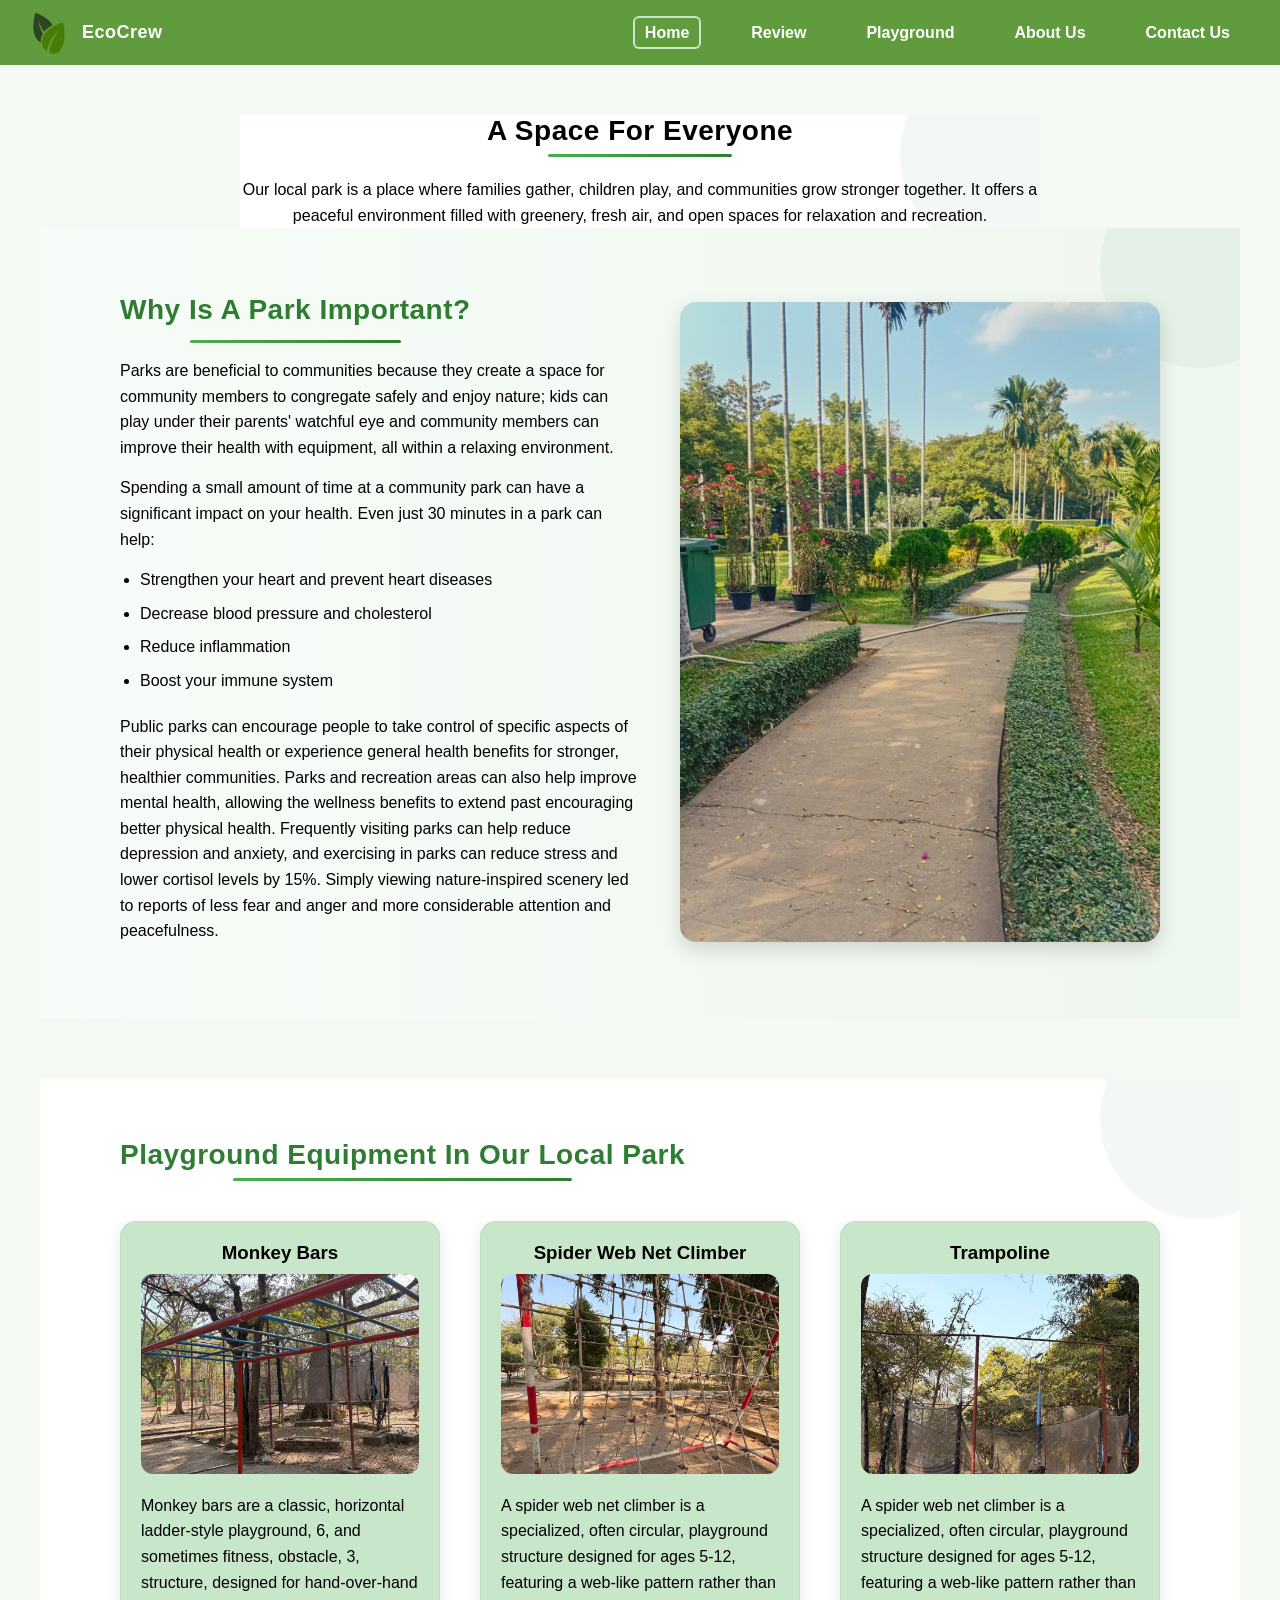
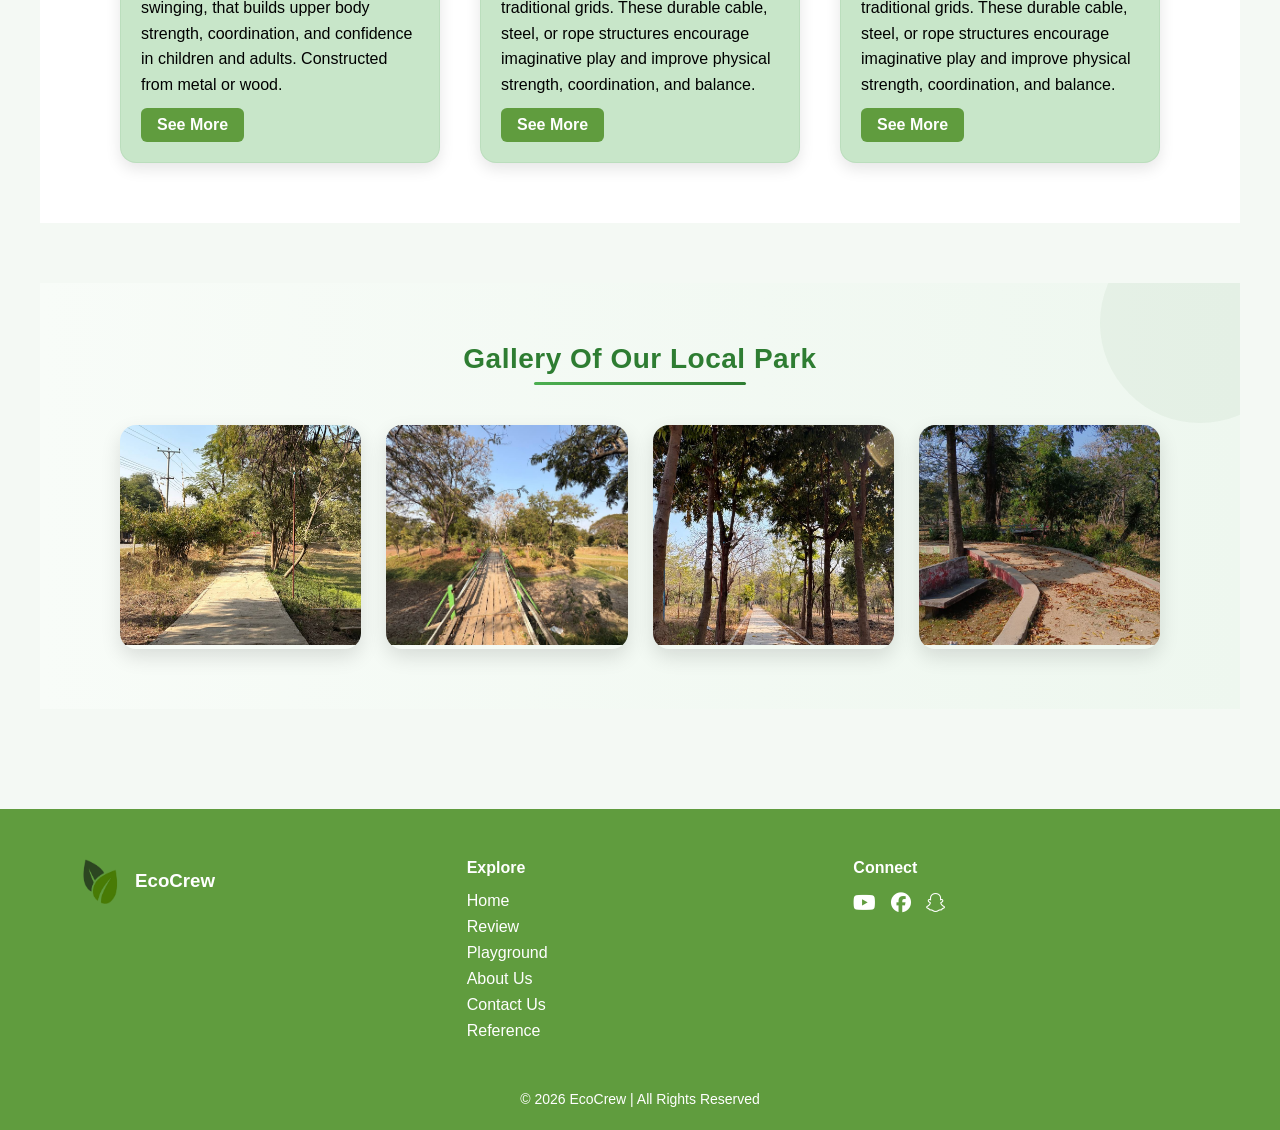
<file: index.html>
<!DOCTYPE html>
<html lang="en">
<head>
    <meta charset="UTF-8">
    <meta name="viewport" content="width=device-width, initial-scale=1.0">
    <title>EcoCrew | Home</title>
    <link rel="stylesheet" href="style.css">
    <link rel="icon" type="image/png" href="./Images/favicon.png">
    <link rel="stylesheet" href="https://cdnjs.cloudflare.com/ajax/libs/font-awesome/6.5.0/css/all.min.css">
</head>
<body>
    <header>
        <nav class="navbar">
            <div class="logo">
                <img src="./Images/favicon.png" alt="EcoCrew Logo">
                <span class="logo-text">EcoCrew</span>
            </div>

            <input type="checkbox" id="menu-toggle">
            <label for="menu-toggle" class="menu-icon">
                <i class="fas fa-bars"></i>
            </label>

            <ul class="nav-links" id="nav-links">
                <li><a href="./index.html" class="active">Home</a></li>
                <li><a href="./review.html">Review</a></li>
                <li><a href="./playground.html">Playground</a></li>
                <li><a href="./about.html">About Us</a></li>
                <li><a href="./contact.html">Contact Us</a></li>
            </ul>
        </nav>
    </header>

    <main>
        <section class="welcome">
            <h2>A Space For Everyone</h2>
            <p> Our local park is a place where families gather, children play, 
            and communities grow stronger together. It offers a peaceful 
            environment filled with greenery, fresh air, and open spaces 
            for relaxation and recreation.</p>
        </section>
        
        <section id="home" class="intro">
            <div class="intro-text">
                <h2>Why Is A Park Important?</h2>
                <p>Parks are beneficial to communities because they create a space for community members to congregate safely and enjoy nature; kids can play under their parents' watchful eye and community members can improve their health with equipment, all within a relaxing environment.</p>
                <p>Spending a small amount of time at a community park can have a significant impact on your health. Even just 30 minutes in a park can help:</p>
                <ul>
                    <li>Strengthen your heart and prevent heart diseases</li>
                    <li>Decrease blood pressure and cholesterol</li>
                    <li>Reduce inflammation</li>
                    <li>Boost your immune system</li>
                </ul>
                <p>Public parks can encourage people to take control of specific aspects of their physical health or experience general health benefits for stronger, healthier communities. Parks and recreation areas can also help improve mental health, allowing the wellness benefits to extend past encouraging better physical health. Frequently visiting parks can help reduce depression and anxiety, and exercising in parks can reduce stress and lower cortisol levels by 15%. Simply viewing nature-inspired scenery led to reports of less fear and anger and more considerable attention and peacefulness.</p>
            </div>

            <div class="intro-image">
                <img src="./Images/ParkPicture1.jpg" alt="Local Park Pic">
            </div>
        </section>

        <section id="equipment" class="equipment-section">
            <h2>Playground Equipment In Our Local Park</h2>

            <div class="equipment-grid">

                <div class="equipment-card">
                    <h3>Monkey Bars</h3>
                    <img src="./Images/Monkey Bars.jpg" alt="Monkey Bars">
                    <p>Monkey bars are a classic, horizontal ladder-style playground, 6, and sometimes fitness, obstacle, 3, structure, designed for hand-over-hand swinging, that builds upper body strength, coordination, and confidence in children and adults. Constructed from metal or wood.</p>
                    <a href="playground.html#monkey-bars" class="see-more-btn">
                        See More
                    </a>
                </div>
                
                <div class="equipment-card">
                    <h3>Spider Web Net Climber</h3>
                    <img src="./Images/Spider Net.jpg" alt="Spider Net">
                    <p>A spider web net climber is a specialized, often circular, playground structure designed for ages 5-12, featuring a web-like pattern rather than traditional grids. These durable cable, steel, or rope structures encourage imaginative play and improve physical strength, coordination, and balance. </p>
                    <a href="playground.html#spidernet" class="see-more-btn">See More</a>
                </div>

            <div class="equipment-card">
                    <h3>Trampoline</h3>
                    <img src="./Images/Trampoline.jpg" alt="Trampoline">
                    <p>A spider web net climber is a specialized, often circular, playground structure designed for ages 5-12, featuring a web-like pattern rather than traditional grids. These durable cable, steel, or rope structures encourage imaginative play and improve physical strength, coordination, and balance. </p>
                    <a href="playground.html#trampoline" class="see-more-btn">See More</a>
                </div>
        </section>

        <section class="gallery-section">
            <h2>Gallery Of Our Local Park</h2>

            <div class="gallery-grid">
                <div class="gallery-item">
                    <img src="./Images/Park View1.jpg" alt="Park View 1">
                </div>

                <div class="gallery-item">
                    <img src="./Images/Park View2.jpg" alt="Park View 2">
                </div>

                <div class="gallery-item">
                    <img src="./Images/Park View3.jpg" alt="Park View 3">
                </div>

                <div class="gallery-item">
                    <img src="./Images/Park View4.jpg" alt="Park View 4">
                </div>
            </div>
        </section>
    </main>
    <footer class="footer">
        <div class="footer-container">

            <div class="footer-column footer-left">
                <div class="footer-logo">
                    <img src="./Images/favicon.png" alt="">
                    <h3>EcoCrew</h3>
                </div>
            </div>

            <div class="footer-column footer-center">
                <h4>Explore</h4>
                <a href="index.html">Home</a>
                <a href="review.html">Review</a>
                <a href="playground.html">Playground</a>
                <a href="about.html">About Us</a>
                <a href="contact.html">Contact Us</a>
                <a href="reference.html">Reference</a>
            </div>

            <div class="footer-column footer-right">
                <h4>Connect</h4>
                <div class="social-icons">
                    <a href="https://www.youtube.com/"><i class="fab fa-youtube"></i></a>
                    <a href="https://www.facebook.com/"><i class="fab fa-facebook"></i></a>
                    <a href="https://www.snapchat.com/"><i class="fab fa-snapchat"></i></a>
                </div>
            </div>
        </div>
        <p class="footer-bottom">© 2026 EcoCrew | All Rights Reserved</p>
    </footer>
</body>
</html>
</file>
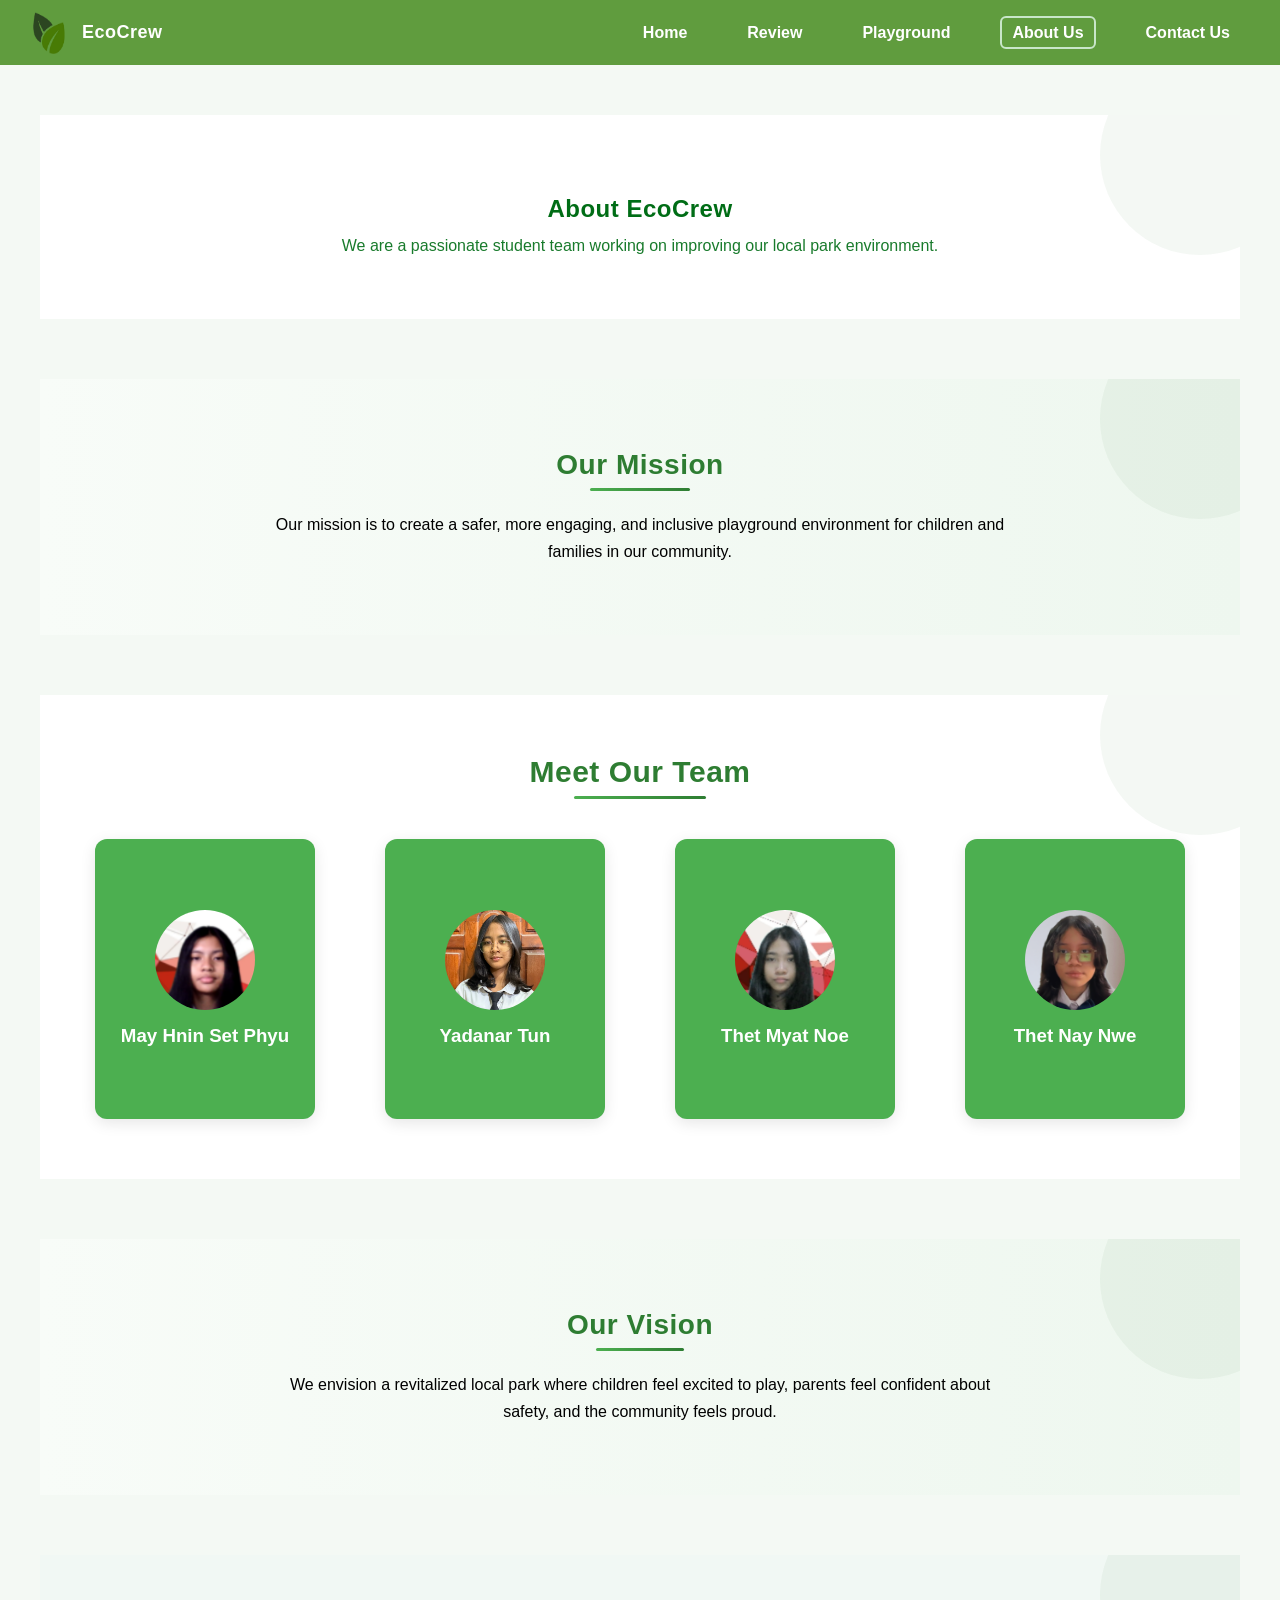
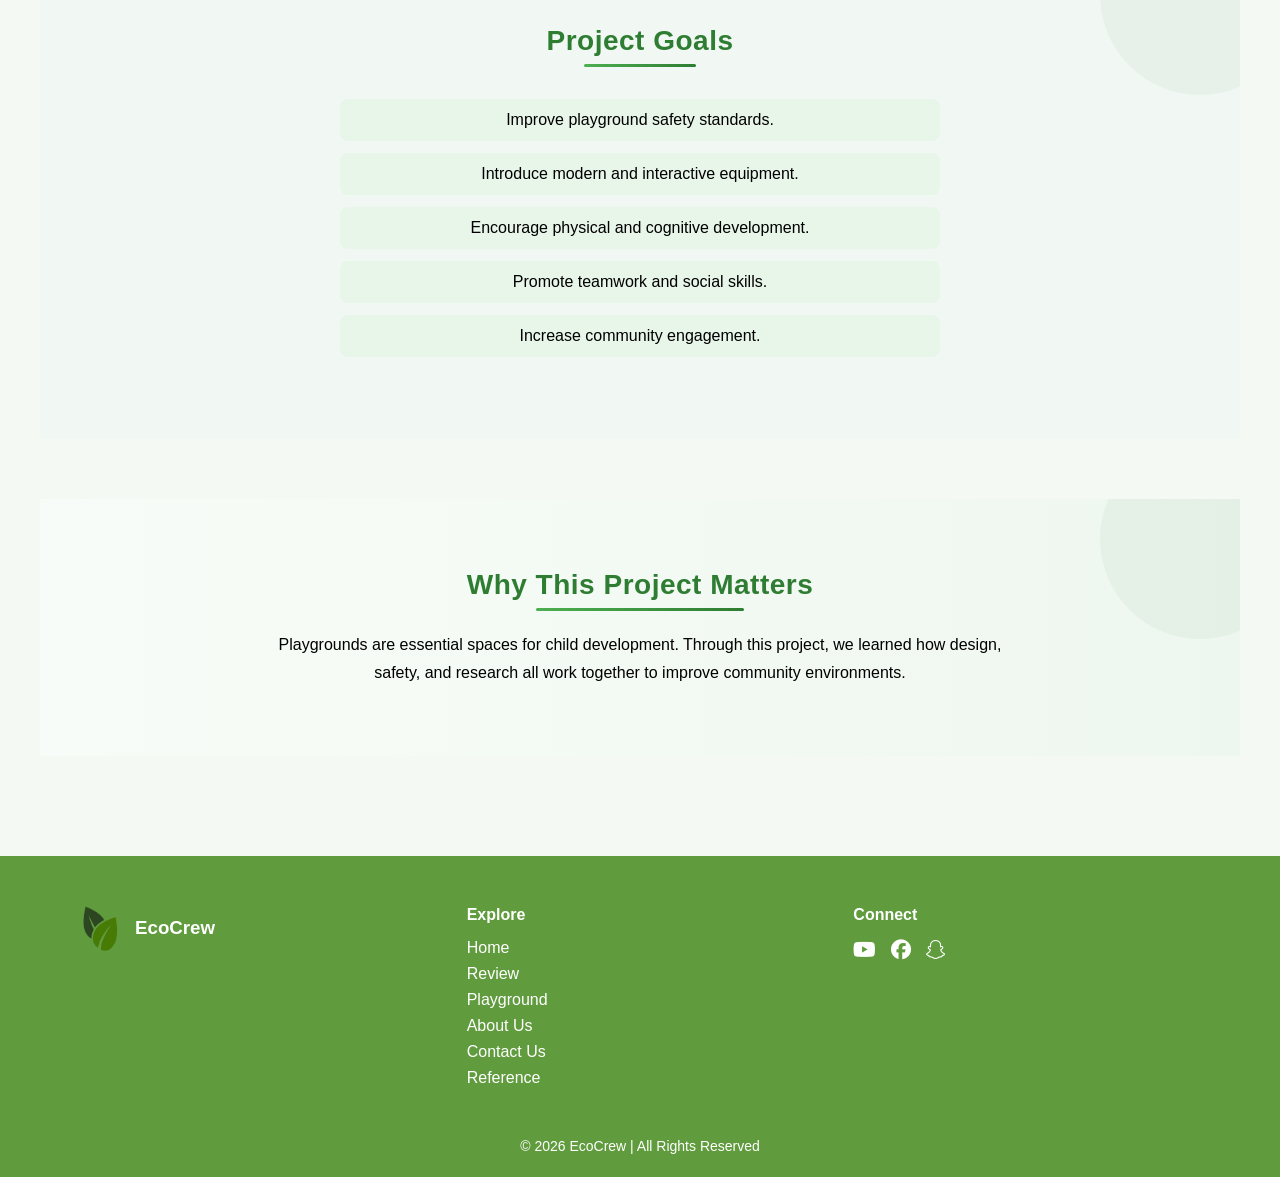
<file: about.html>
<!DOCTYPE html>
<html lang="en">
<head>
    <meta charset="UTF-8">
    <meta name="viewport" content="width=device-width, initial-scale=1.0">
    <title>EcoCrew | About Us</title>
    <link rel="stylesheet" href="style.css">
    <link rel="icon" type="image/png" href="./Images/favicon.png">
    <link rel="stylesheet" href="https://cdnjs.cloudflare.com/ajax/libs/font-awesome/6.5.0/css/all.min.css">
</head>

<body>
    <header>
        <nav class="navbar">
            <div class="logo">
                <img src="./Images/favicon.png" alt="EcoCrew Logo">
                <span class="logo-text">EcoCrew</span>
            </div>

            <input type="checkbox" id="menu-toggle">
            <label for="menu-toggle" class="menu-icon">
                <i class="fas fa-bars"></i>
            </label>

            <ul class="nav-links" id="nav-links">
                <li><a href="./index.html">Home</a></li>
                <li><a href="./review.html">Review</a></li>
                <li><a href="./playground.html">Playground</a></li>
                <li><a href="./about.html" class="active">About Us</a></li>
                <li><a href="./contact.html">Contact Us</a></li>
            </ul>
        </nav>
    </header>
    <main>
        <section class="page-header">
            <h1>About EcoCrew</h1>
            <p>We are a passionate student team working on improving our local park environment.
            </p>
        </section>

        <section class="about-section light">

            <h2>Our Mission</h2>
            <p>Our mission is to create a safer, more engaging, and inclusive playground environment for children and families in our community.
            </p>
        </section>

        <section class="team-section">
            <h2>Meet Our Team</h2>

            <div class="team-container">
                <div class="flip-card">
                    <div class="flip-card-inner">
                        <div class="flip-card-front">
                            <img src="./Images/mh.png" alt="May Hnin">
                            <h3>May Hnin Set Phyu</h3>
                        </div>

                        <div class="flip-card-back">
                            <p>I was responsible for the website design and I ensured that all pages are fully responsive.</p>
                        </div>
                    </div>
                </div>

                <div class="flip-card">
                    <div class="flip-card-inner">
                        <div class="flip-card-front">
                            <img src="./Images/yn.png" alt="Yadanar">
                            <h3>Yadanar Tun</h3>
                        </div>

                        <div class="flip-card-back">
                            <p>I'm the planner of EcoCrew and I made sure that all the content are related to parks!</p>
                        </div>
                    </div>
                </div>

                <div class="flip-card">
                    <div class="flip-card-inner">
                        <div class="flip-card-front">
                            <img src="./Images/tm.png" alt="Thet Myat">
                            <h3>Thet Myat Noe</h3>
                        </div>

                        <div class="flip-card-back">
                            <p>I'm the researcher and writer of this group. I helped my member add the images, paragraphs and much more.</p>
                        </div>
                    </div>
                </div>

                <div class="flip-card">
                    <div class="flip-card-inner">
                        <div class="flip-card-front">
                            <img src="./Images/tn.png" alt="Thet Nay">
                            <h3>Thet Nay Nwe</h3>
                        </div>

                        <div class="flip-card-back">
                            <p>I'm the editor of this group and I made sure that there are no errors.</p>
                        </div>
                    </div>
                </div>
            </div>
        </section>

        <section class="about-section">
            <h2>Our Vision</h2>
            <p>We envision a revitalized local park where children feel excited to play, parents feel confident about safety, and the community feels proud.
            </p>
        </section>

        <section class="about-section light">
            <h2>Project Goals</h2>
            <ul class="goal-list">
                <li>Improve playground safety standards.</li>
                <li>Introduce modern and interactive equipment.</li>
                <li>Encourage physical and cognitive development.</li>
                <li>Promote teamwork and social skills.</li>
                <li>Increase community engagement.</li>
            </ul>
        </section>

        <section class="about-section">
            <h2>Why This Project Matters</h2>
            <p>Playgrounds are essential spaces for child development. Through this project, we learned how design, safety, and research all work together to improve community environments.
            </p>
        </section>
    </main>
    <footer class="footer">
        <div class="footer-container">

            <div class="footer-column footer-left">
                <div class="footer-logo">
                    <img src="./Images/favicon.png" alt="">
                    <h3>EcoCrew</h3>
                </div>
            </div>

            <div class="footer-column footer-center">
                <h4>Explore</h4>
                <a href="index.html">Home</a>
                <a href="review.html">Review</a>
                <a href="playground.html">Playground</a>
                <a href="about.html">About Us</a>
                <a href="contact.html">Contact Us</a>
                <a href="reference.html">Reference</a>
            </div>

            <div class="footer-column footer-right">
                <h4>Connect</h4>
                <div class="social-icons">
                    <a href="https://www.youtube.com/"><i class="fab fa-youtube"></i></a>
                    <a href="https://www.facebook.com/"><i class="fab fa-facebook"></i></a>
                    <a href="https://www.snapchat.com/"><i class="fab fa-snapchat"></i></a>
                </div>
            </div>
        </div>
        <p class="footer-bottom">© 2026 EcoCrew | All Rights Reserved</p>
    </footer>
</body>
</html>
</file>
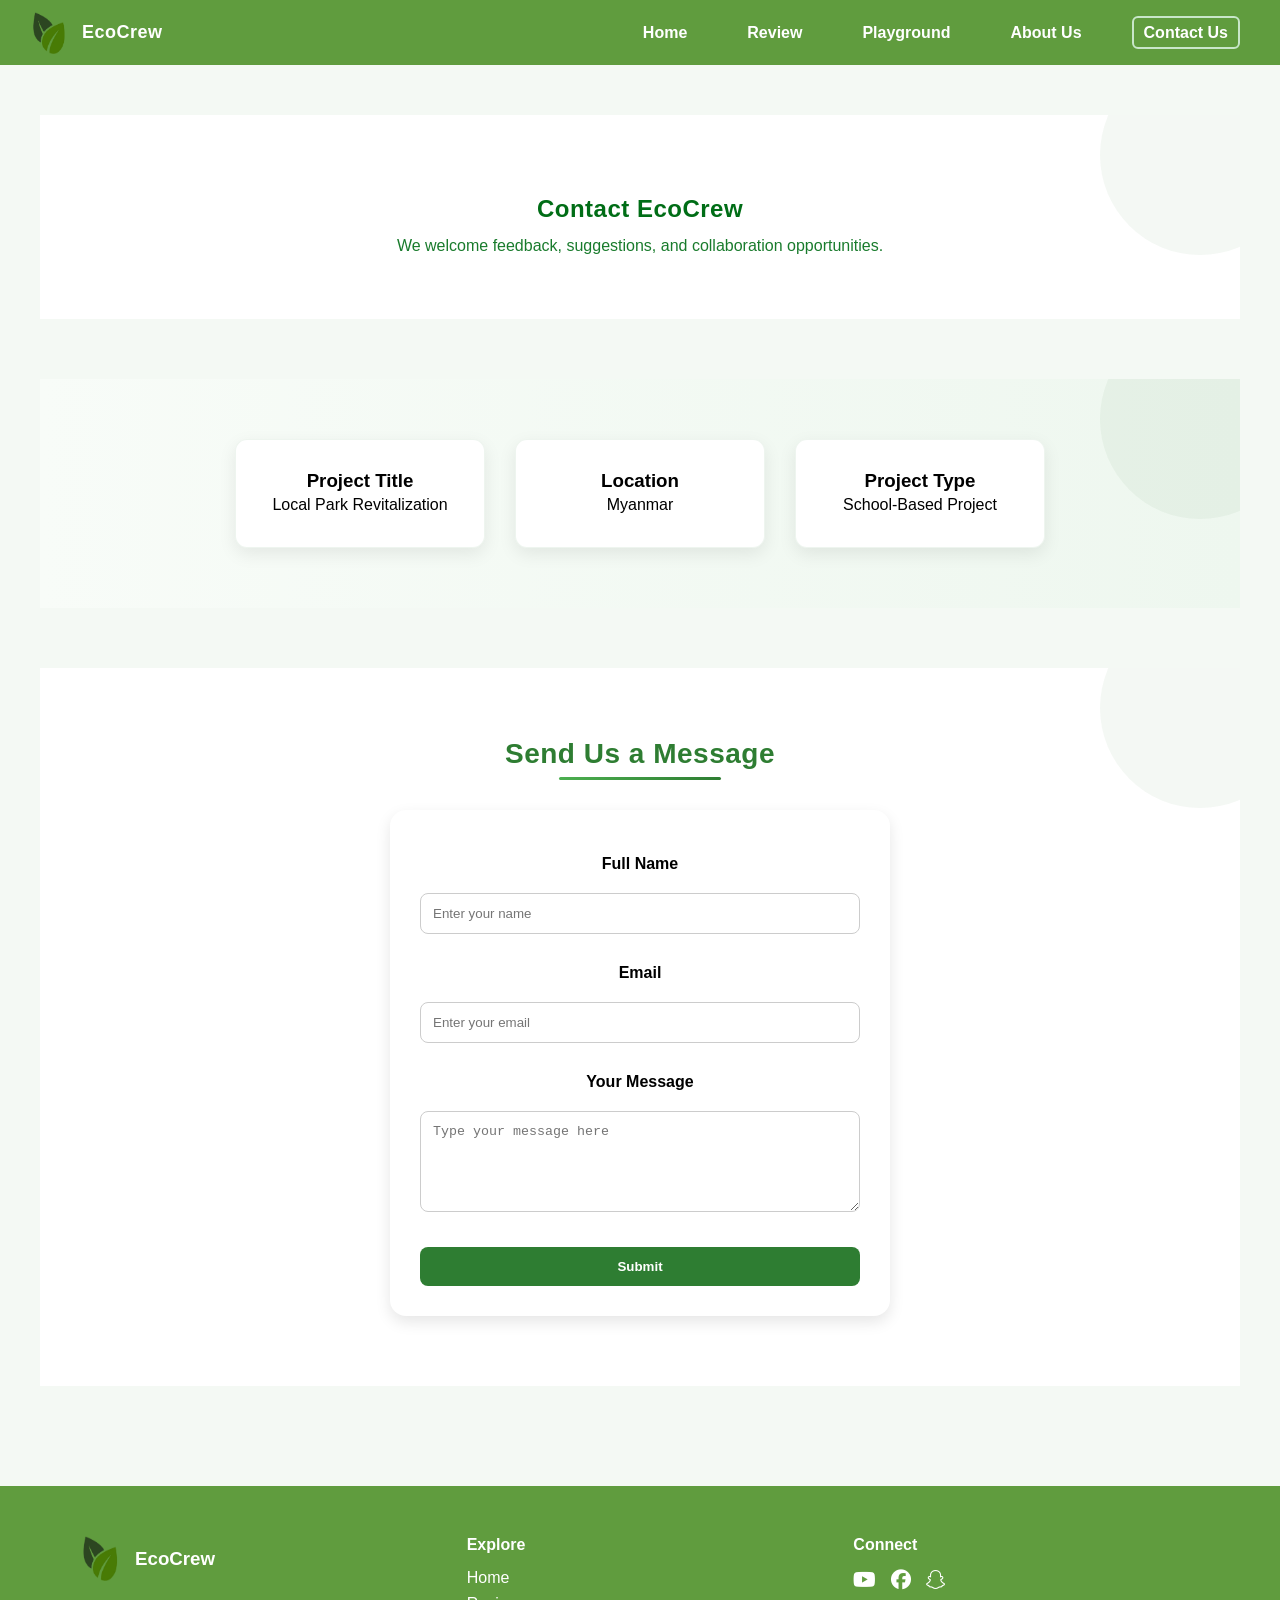
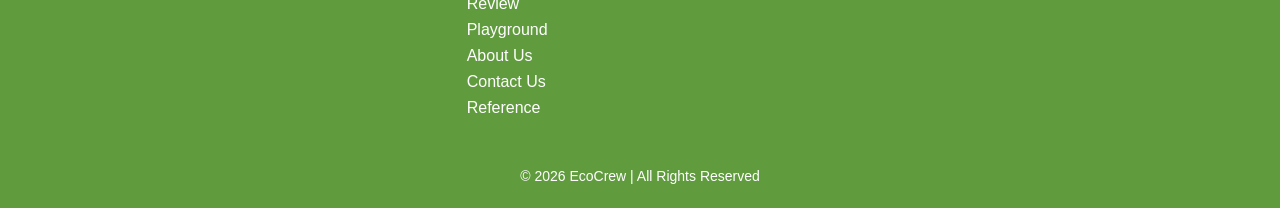
<file: contact.html>
<!DOCTYPE html>
<html lang="en">
<head>
    <meta charset="UTF-8">
    <meta name="viewport" content="width=device-width, initial-scale=1.0">
    <title>EcoCrew | Contact Us</title>
    <link rel="stylesheet" href="style.css">
    <link rel="icon" type="image/png" href="./Images/favicon.png">
    <link rel="stylesheet" href="https://cdnjs.cloudflare.com/ajax/libs/font-awesome/6.5.0/css/all.min.css">
</head>
<body>
    <header>
        <nav class="navbar">
            <div class="logo">
                <img src="./Images/favicon.png" alt="EcoCrew Logo">
                <span class="logo-text">EcoCrew</span>
            </div>

            <input type="checkbox" id="menu-toggle">
            <label for="menu-toggle" class="menu-icon">
                <i class="fas fa-bars"></i>
            </label>

            <ul class="nav-links" id="nav-links">
                <li><a href="./index.html">Home</a></li>
                <li><a href="./review.html">Review</a></li>
                <li><a href="./playground.html">Playground</a></li>
                <li><a href="./about.html">About Us</a></li>
                <li><a href="./contact.html" class="active">Contact Us</a></li>
            </ul>
        </nav>
    </header>
    <main>
        <section class="page-header">
            <h1>Contact EcoCrew</h1>
            <p>
                We welcome feedback, suggestions, and collaboration opportunities.
            </p>
        </section>
        <section class="contact-info-section">

            <div class="contact-info-box">
                <h3>Project Title</h3>
                <p>Local Park Revitalization</p>
            </div>
            <div class="contact-info-box">
                <h3>Location</h3>
                <p>Myanmar</p>
            </div>
            <div class="contact-info-box">
                <h3>Project Type</h3>
                <p>School-Based Project</p>
            </div>
        </section>

        <section class="contact-form-section">
            <h2>Send Us a Message</h2>
            <form class="contact-form">
                <label>Full Name</label>
                <input type="text" placeholder="Enter your name">

                <label>Email</label>
                <input type="email" placeholder="Enter your email">

                <label>Your Message</label>
                <textarea rows="5" placeholder="Type your message here"></textarea>

                <button type="submit">Submit</button>
            </form>
        </section>
    </main>

    <footer class="footer">
        <div class="footer-container">

            <div class="footer-column footer-left">
                <div class="footer-logo">
                    <img src="./Images/favicon.png" alt="">
                    <h3>EcoCrew</h3>
                </div>
            </div>

            <div class="footer-column footer-center">
                <h4>Explore</h4>
                <a href="index.html">Home</a>
                <a href="review.html">Review</a>
                <a href="playground.html">Playground</a>
                <a href="about.html">About Us</a>
                <a href="contact.html">Contact Us</a>
                <a href="reference.html">Reference</a>
            </div>

            <div class="footer-column footer-right">
                <h4>Connect</h4>
                <div class="social-icons">
                    <a href="https://www.youtube.com/"><i class="fab fa-youtube"></i></a>
                    <a href="https://www.facebook.com/"><i class="fab fa-facebook"></i></a>
                    <a href="https://www.snapchat.com/"><i class="fab fa-snapchat"></i></a>
                </div>
            </div>
        </div>
        <p class="footer-bottom">© 2026 EcoCrew | All Rights Reserved</p>
    </footer>
</body>
</html>
</file>
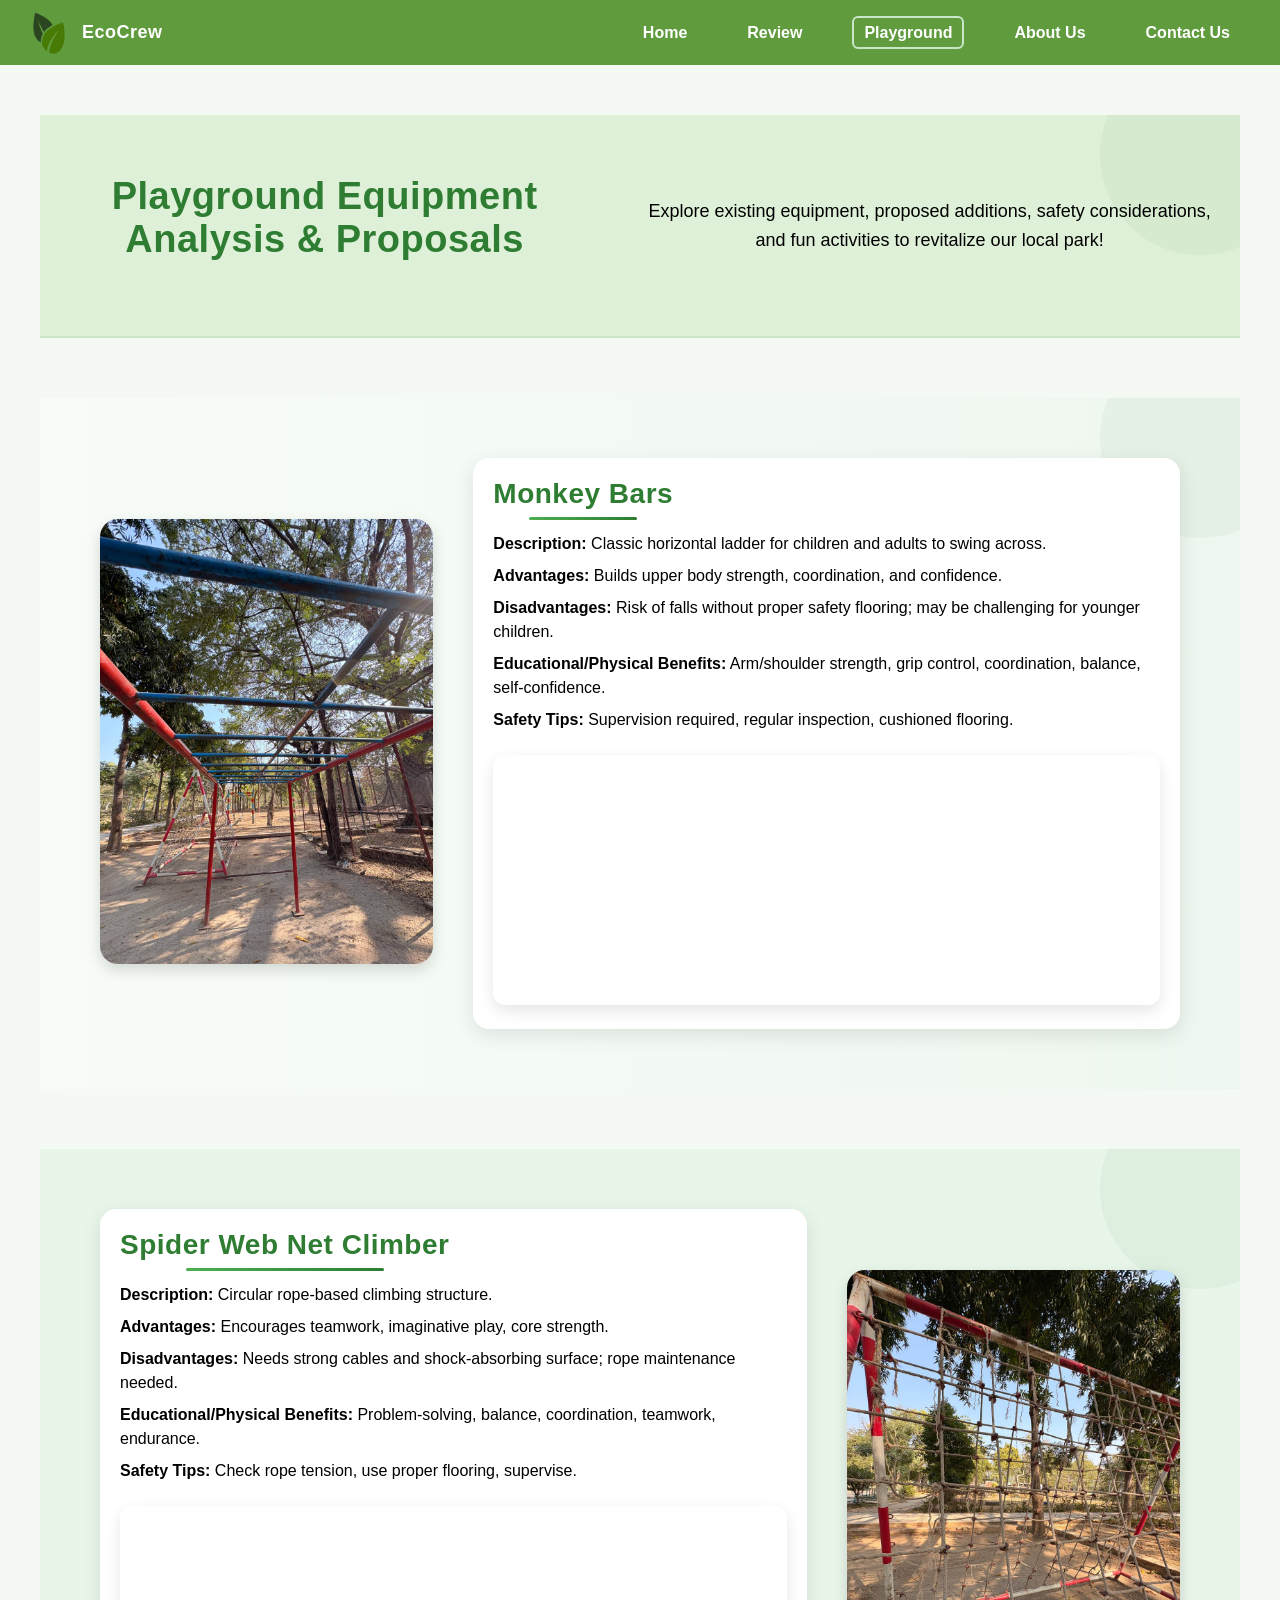
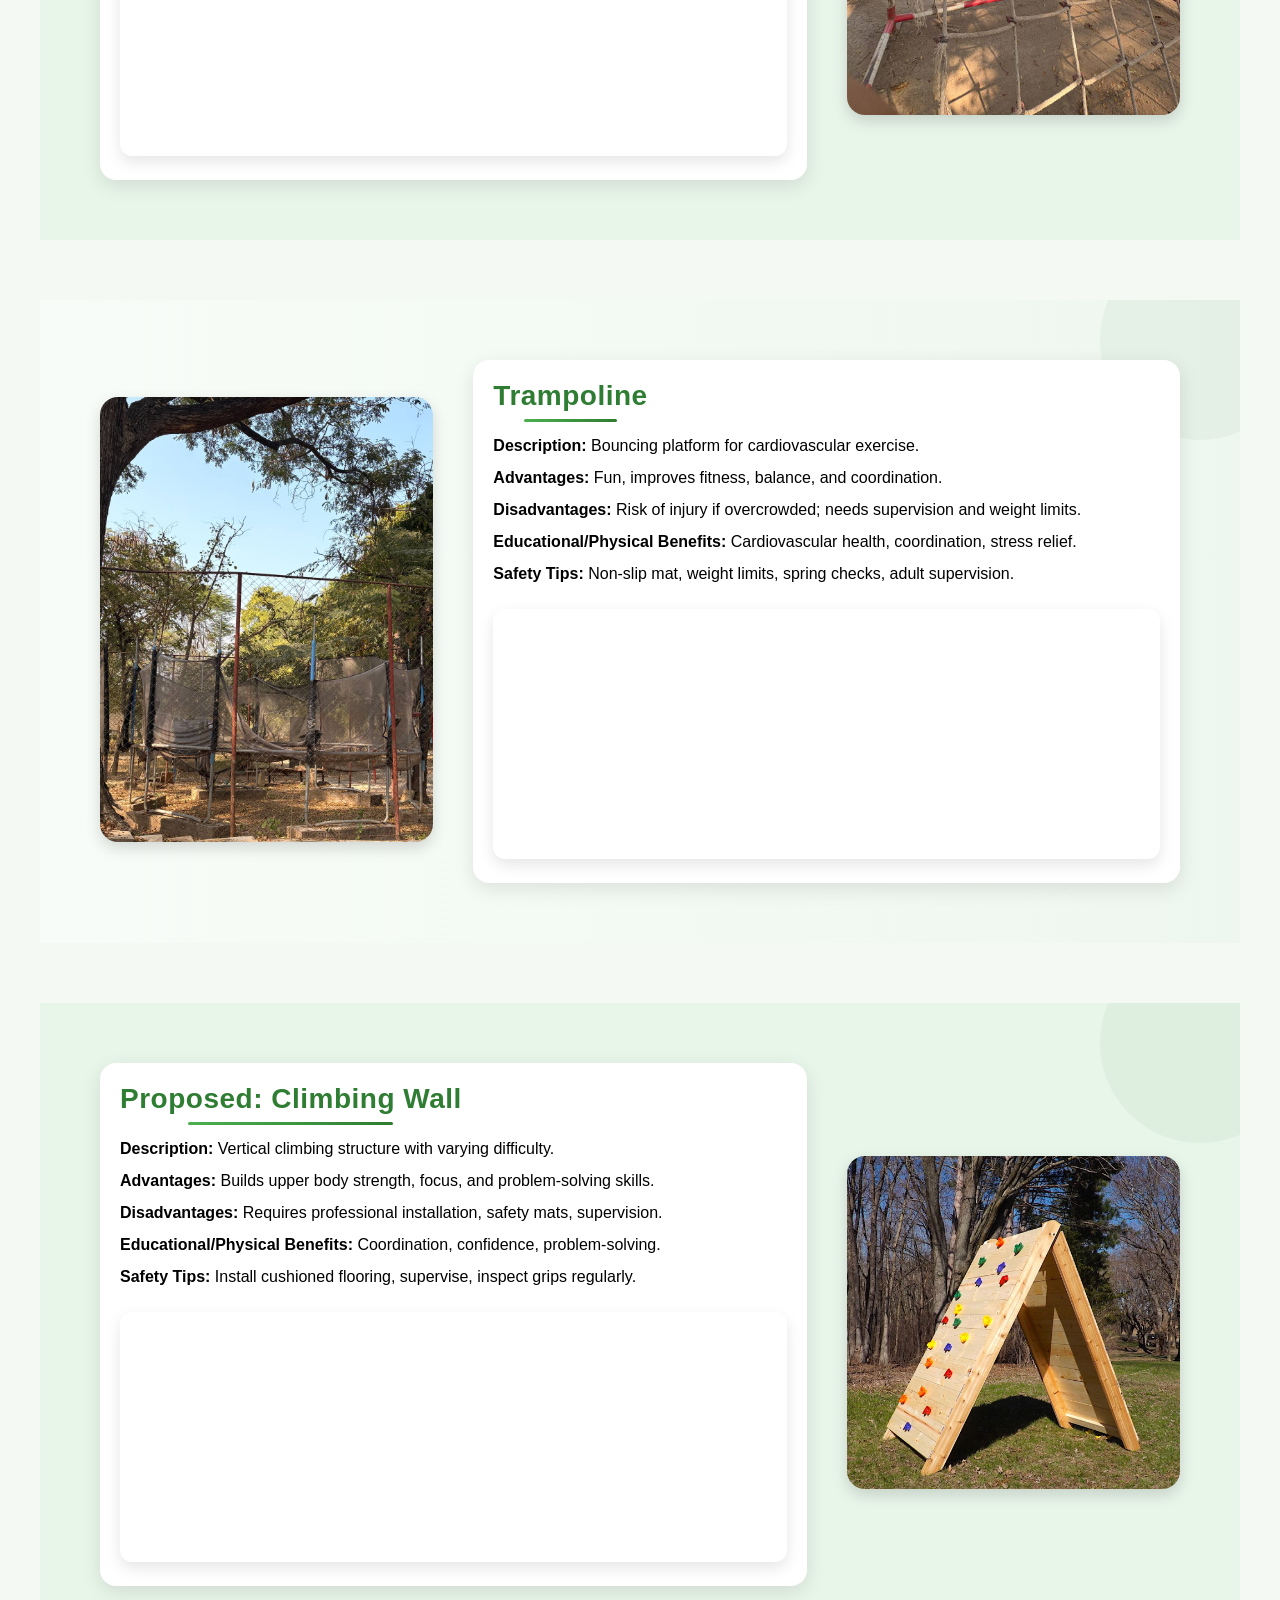
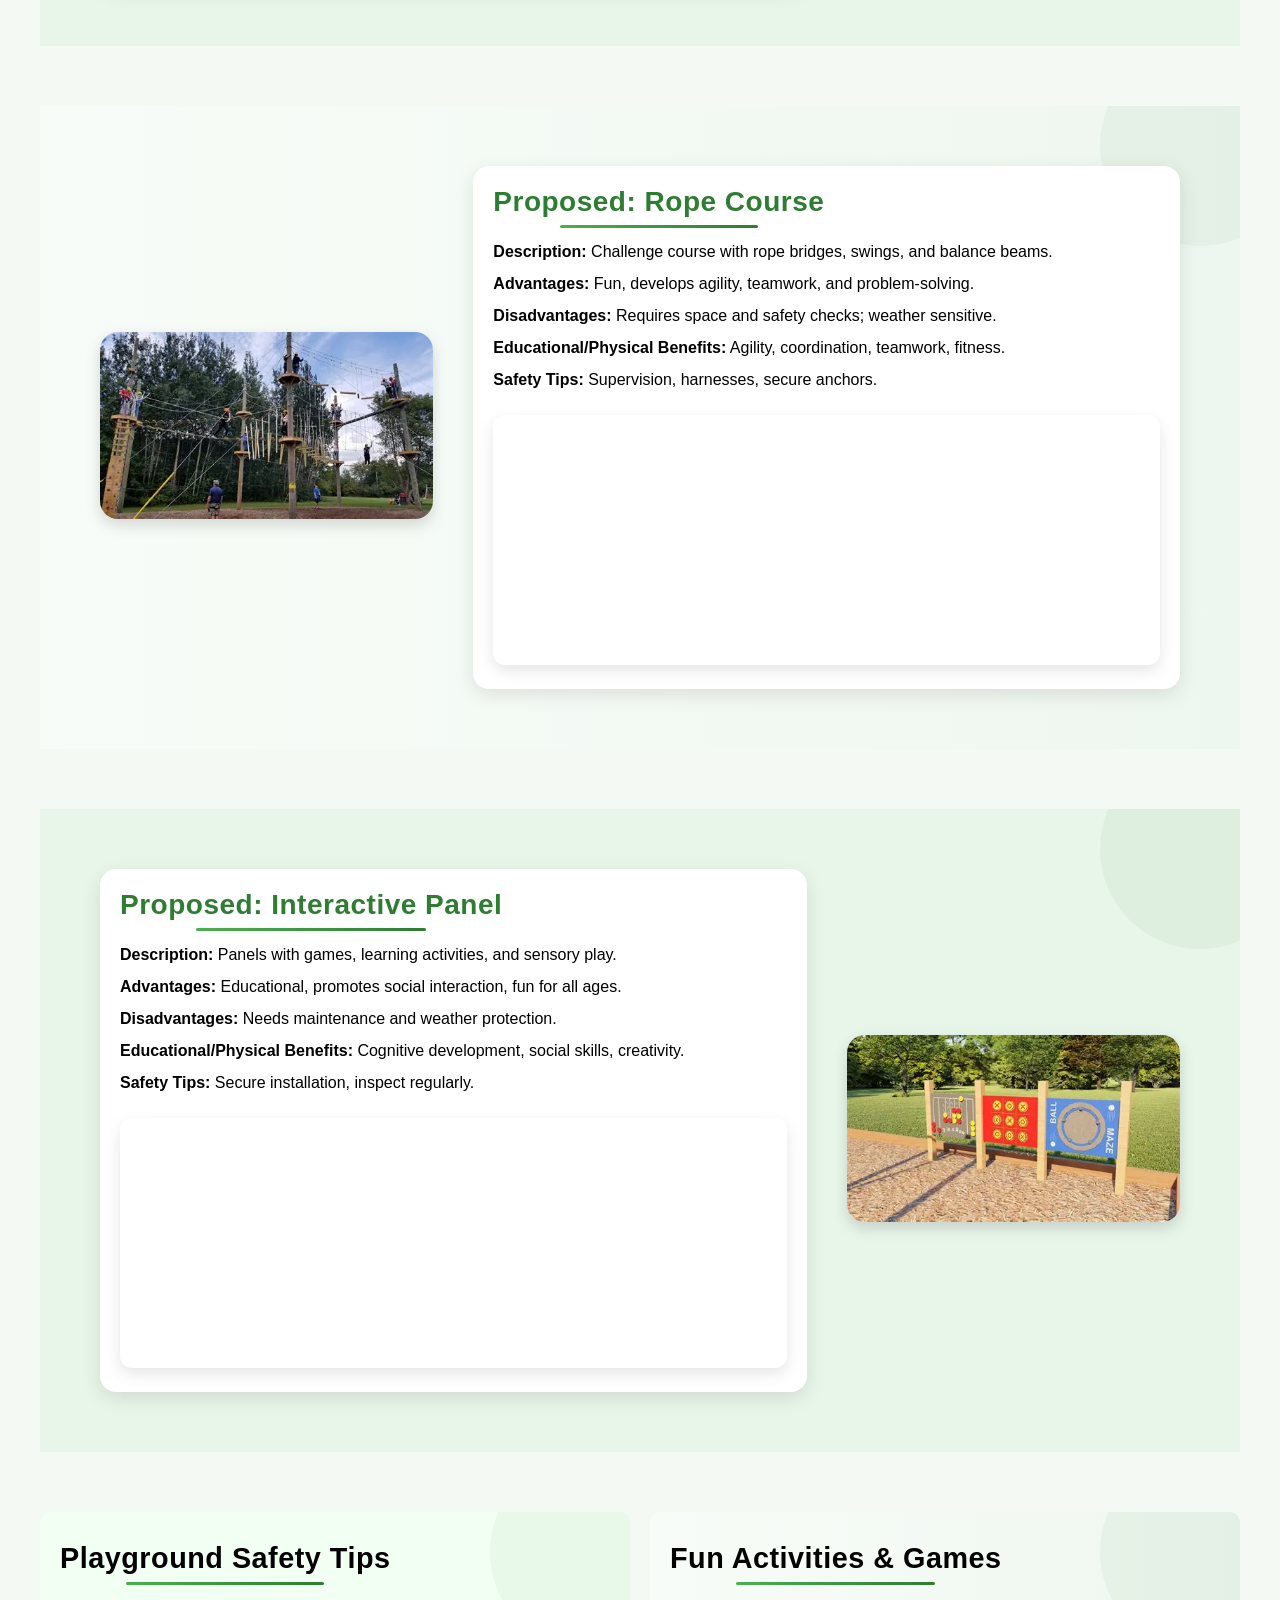
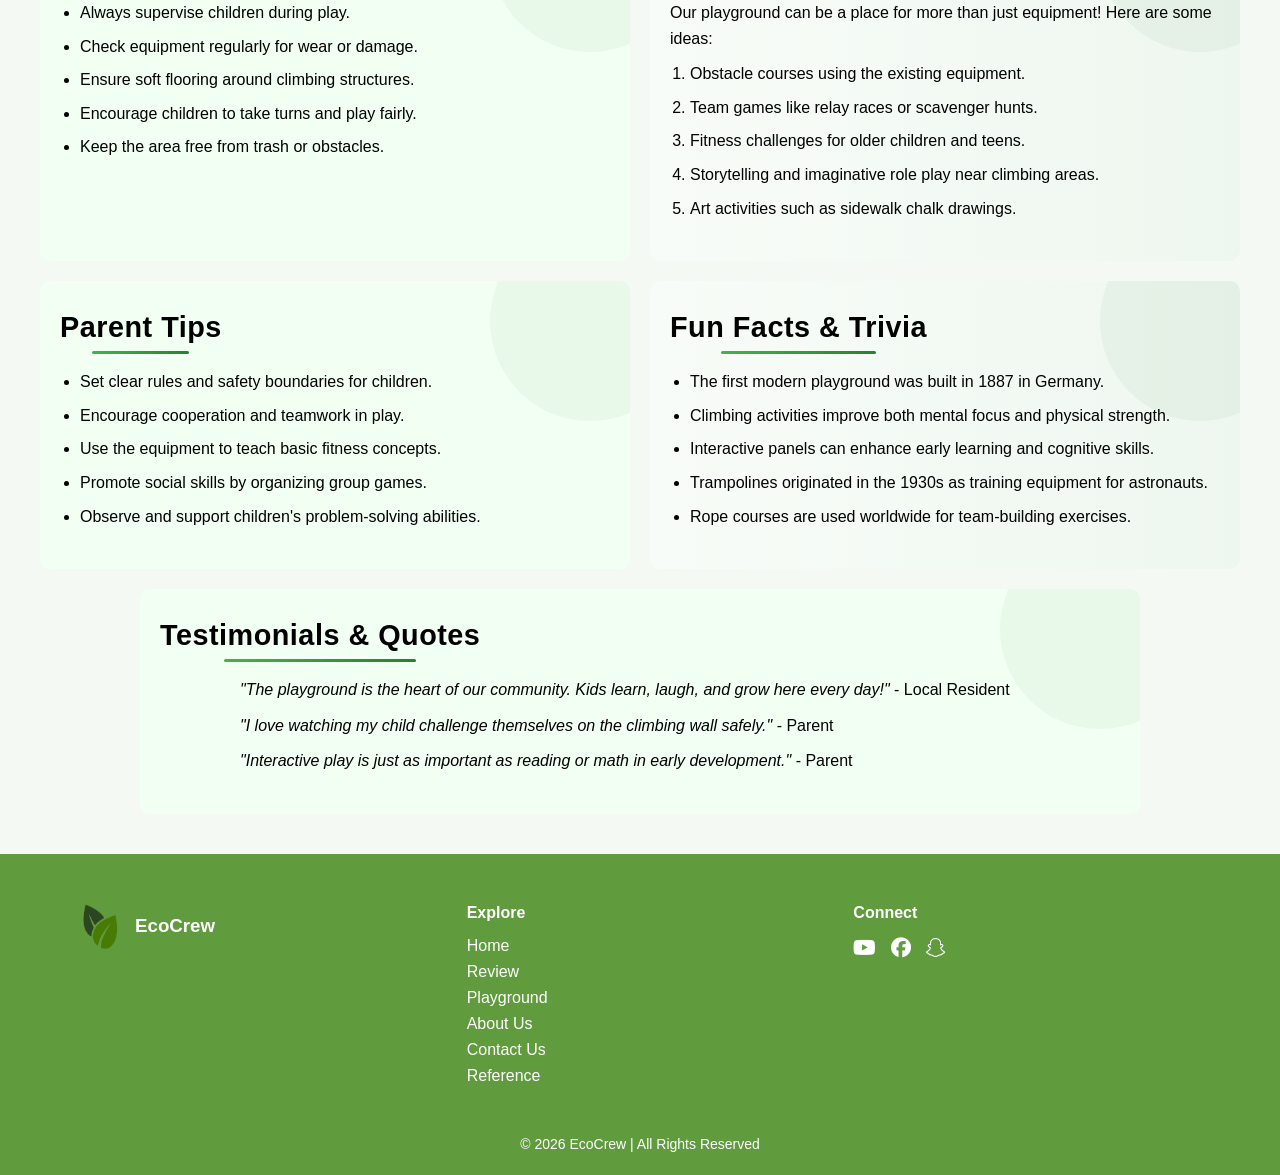
<file: playground.html>
<!DOCTYPE html>
<html lang="en">
<head>
    <meta charset="UTF-8">
    <meta name="viewport" content="width=device-width, initial-scale=1.0">
    <title>EcoCrew | Playground</title>
    <link rel="stylesheet" href="style.css">
    <link rel="icon" type="image/png" href="./Images/favicon.png">
    <link rel="stylesheet" href="https://cdnjs.cloudflare.com/ajax/libs/font-awesome/6.5.0/css/all.min.css">
</head>
<body class="playground-page">
    <header>
        <nav class="navbar">
            <div class="logo">
                <img src="./Images/favicon.png" alt="EcoCrew Logo">
                <span class="logo-text">EcoCrew</span>
            </div>

            <input type="checkbox" id="menu-toggle">
            <label for="menu-toggle" class="menu-icon">
                <i class="fas fa-bars"></i>
            </label>

            <ul class="nav-links" id="nav-links">
                <li><a href="./index.html">Home</a></li>
                <li><a href="./review.html">Review</a></li>
                <li><a href="./playground.html" class="active">Playground</a></li>
                <li><a href="./about.html">About Us</a></li>
                <li><a href="./contact.html">Contact Us</a></li>
            </ul>
        </nav>
    </header>
    <main>
        <section class="hero-section">
            <h1>Playground Equipment Analysis & Proposals</h1>
            <p>Explore existing equipment, proposed additions, safety considerations, and fun activities to revitalize our local park!</p>
        </section>
        <section class="equipment-section odd">
            <div class="equipment-image">
                <img src="./Images/Monkey Bars1.jpg" alt="Monkey Bars">
            </div>
            <div class="equipment-content">
                <h2 id="monkey-bars">Monkey Bars</h2>
                <p><strong>Description:</strong> Classic horizontal ladder for children and adults to swing across.</p>
                <p><strong>Advantages:</strong> Builds upper body strength, coordination, and confidence.</p>
                <p><strong>Disadvantages:</strong> Risk of falls without proper safety flooring; may be challenging for younger children.</p>
                <p><strong>Educational/Physical Benefits:</strong> Arm/shoulder strength, grip control, coordination, balance, self-confidence.</p>
                <p><strong>Safety Tips:</strong> Supervision required, regular inspection, cushioned flooring.</p>
                <iframe width="100%" height="250" src="https://www.youtube.com/embed/S7FNvXDiDZ8" title="Monkey Bars Tutorial" frameborder="0" allowfullscreen>
</iframe>
            </div>
        </section>

        <section class="equipment-section even">
            <div class="equipment-image">
                <img src="./Images/Spider Net.jpg" alt="Spider Web Net Climber">
            </div>
            <div class="equipment-content">
                <h2 id="spidernet">Spider Web Net Climber</h2>
                <p><strong>Description:</strong> Circular rope-based climbing structure.</p>
                <p><strong>Advantages:</strong> Encourages teamwork, imaginative play, core strength.</p>
                <p><strong>Disadvantages:</strong> Needs strong cables and shock-absorbing surface; rope maintenance needed.</p>
                <p><strong>Educational/Physical Benefits:</strong> Problem-solving, balance, coordination, teamwork, endurance.</p>
                <p><strong>Safety Tips:</strong> Check rope tension, use proper flooring, supervise.</p>
                <iframe width="100%" height="250" src="https://www.youtube.com/embed/Q_JdM0lK47E" title="Spider Web Climber Playground" frameborder="0" allow="accelerometer; autoplay; clipboard-write; encrypted-media; gyroscope; picture-in-picture" allowfullscreen></iframe>
            </div>
        </section>

        <section class="equipment-section odd">
            <div class="equipment-image">
                <img src="./Images/Trampoline.jpg" alt="Trampoline">
            </div>
            <div class="equipment-content">
                <h2 id="trampoline">Trampoline</h2>
                <p><strong>Description:</strong> Bouncing platform for cardiovascular exercise.</p>
                <p><strong>Advantages:</strong> Fun, improves fitness, balance, and coordination.</p>
                <p><strong>Disadvantages:</strong> Risk of injury if overcrowded; needs supervision and weight limits.</p>
                <p><strong>Educational/Physical Benefits:</strong> Cardiovascular health, coordination, stress relief.</p>
                <p><strong>Safety Tips:</strong> Non-slip mat, weight limits, spring checks, adult supervision.</p>
                <iframe width="100%" height="250" src="https://www.youtube.com/embed/5FifOH2u9i0" title="Trampoline Safety & Tips" frameborder="0" allowfullscreen></iframe>
            </div>
        </section>

        <section class="equipment-section even">
            <div class="equipment-image">
                <img src="./Images/Climbing-wall.jpg" alt="Climbing Wall">
            </div>
            <div class="equipment-content">
                <h2>Proposed: Climbing Wall</h2>
                <p><strong>Description:</strong> Vertical climbing structure with varying difficulty.</p>
                <p><strong>Advantages:</strong> Builds upper body strength, focus, and problem-solving skills.</p>
                <p><strong>Disadvantages:</strong> Requires professional installation, safety mats, supervision.</p>
                <p><strong>Educational/Physical Benefits:</strong> Coordination, confidence, problem-solving.</p>
                <p><strong>Safety Tips:</strong> Install cushioned flooring, supervise, inspect grips regularly.</p>
                <iframe width="100%" height="250" src="https://www.youtube.com/embed/UjDGxhxjaYs" title="Climbing Wall Playground" frameborder="0" allow="accelerometer; autoplay; clipboard-write; encrypted-media; gyroscope; picture-in-picture" allowfullscreen></iframe>
            </div>
        </section>

        <section class="equipment-section odd">
            <div class="equipment-image">
                <img src="./Images/Rope Course.webp" alt="Rope Course">
            </div>
            <div class="equipment-content">
                <h2>Proposed: Rope Course</h2>
                <p><strong>Description:</strong> Challenge course with rope bridges, swings, and balance beams.</p>
                <p><strong>Advantages:</strong> Fun, develops agility, teamwork, and problem-solving.</p>
                <p><strong>Disadvantages:</strong> Requires space and safety checks; weather sensitive.</p>
                <p><strong>Educational/Physical Benefits:</strong> Agility, coordination, teamwork, fitness.</p>
                <p><strong>Safety Tips:</strong> Supervision, harnesses, secure anchors.</p>
                <iframe width="100%" height="250" src="https://www.youtube.com/embed/5328T_jtyNc" title="Rope Course Demo" frameborder="0" allowfullscreen></iframe>
            </div>
        </section>

        <section class="equipment-section even">
            <div class="equipment-image">
                <img src="./Images/InteractivePanels.webp" alt="Interactive Panel">
            </div>
            <div class="equipment-content">
                <h2>Proposed: Interactive Panel</h2>
                <p><strong>Description:</strong> Panels with games, learning activities, and sensory play.</p>
                <p><strong>Advantages:</strong> Educational, promotes social interaction, fun for all ages.</p>
                <p><strong>Disadvantages:</strong> Needs maintenance and weather protection.</p>
                <p><strong>Educational/Physical Benefits:</strong> Cognitive development, social skills, creativity.</p>
                <p><strong>Safety Tips:</strong> Secure installation, inspect regularly.</p>
                <iframe width="100%" height="250" src="https://www.youtube.com/embed/HL97JNolEBA" title="Interactive Playground Panels" frameborder="0" allow="accelerometer; autoplay; clipboard-write; encrypted-media; gyroscope; picture-in-picture" allowfullscreen></iframe>
            </div>
        </section>

<div class="extra-sections-container">
    <section class="extra-section odd">
        <h2>Playground Safety Tips</h2>
        <ul>
            <li>Always supervise children during play.</li>
            <li>Check equipment regularly for wear or damage.</li>
            <li>Ensure soft flooring around climbing structures.</li>
            <li>Encourage children to take turns and play fairly.</li>
            <li>Keep the area free from trash or obstacles.</li>
        </ul>
    </section>

    <section class="extra-section even">
        <h2>Fun Activities & Games</h2>
        <p>Our playground can be a place for more than just equipment! Here are some ideas:</p>
        <ol>
            <li>Obstacle courses using the existing equipment.</li>
            <li>Team games like relay races or scavenger hunts.</li>
            <li>Fitness challenges for older children and teens.</li>
            <li>Storytelling and imaginative role play near climbing areas.</li>
            <li>Art activities such as sidewalk chalk drawings.</li>
        </ol>
    </section>

    <section class="extra-section odd">
        <h2>Parent Tips</h2>
        <ul>
            <li>Set clear rules and safety boundaries for children.</li>
            <li>Encourage cooperation and teamwork in play.</li>
            <li>Use the equipment to teach basic fitness concepts.</li>
            <li>Promote social skills by organizing group games.</li>
            <li>Observe and support children's problem-solving abilities.</li>
        </ul>
    </section>

    <section class="extra-section even">
        <h2>Fun Facts & Trivia</h2>
        <ul>
            <li>The first modern playground was built in 1887 in Germany.</li>
            <li>Climbing activities improve both mental focus and physical strength.</li>
            <li>Interactive panels can enhance early learning and cognitive skills.</li>
            <li>Trampolines originated in the 1930s as training equipment for astronauts.</li>
            <li>Rope courses are used worldwide for team-building exercises.</li>
        </ul>
    </section>

    <section class="extra-section odd">
        <h2>Testimonials & Quotes</h2>
        <p><em>"The playground is the heart of our community. Kids learn, laugh, and grow here every day!"</em> - Local Resident</p>
        <p><em>"I love watching my child challenge themselves on the climbing wall safely."</em> - Parent</p>
        <p><em>"Interactive play is just as important as reading or math in early development."</em> - Parent</p>
    </section>
</div>
    </main>

    <footer class="footer">
        <div class="footer-container">

            <div class="footer-column footer-left">
                <div class="footer-logo">
                    <img src="./Images/favicon.png" alt="">
                    <h3>EcoCrew</h3>
                </div>
            </div>

            <div class="footer-column footer-center">
                <h4>Explore</h4>
                <a href="index.html">Home</a>
                <a href="review.html">Review</a>
                <a href="playground.html">Playground</a>
                <a href="about.html">About Us</a>
                <a href="contact.html">Contact Us</a>
                <a href="reference.html">Reference</a>
            </div>

            <div class="footer-column footer-right">
                <h4>Connect</h4>
                <div class="social-icons">
                    <a href="https://www.youtube.com/"><i class="fab fa-youtube"></i></a>
                    <a href="https://www.facebook.com/"><i class="fab fa-facebook"></i></a>
                    <a href="https://www.snapchat.com/"><i class="fab fa-snapchat"></i></a>
                </div>
            </div>
        </div>
        <p class="footer-bottom">© 2026 EcoCrew | All Rights Reserved</p>
    </footer>
</body>
</html>
</file>
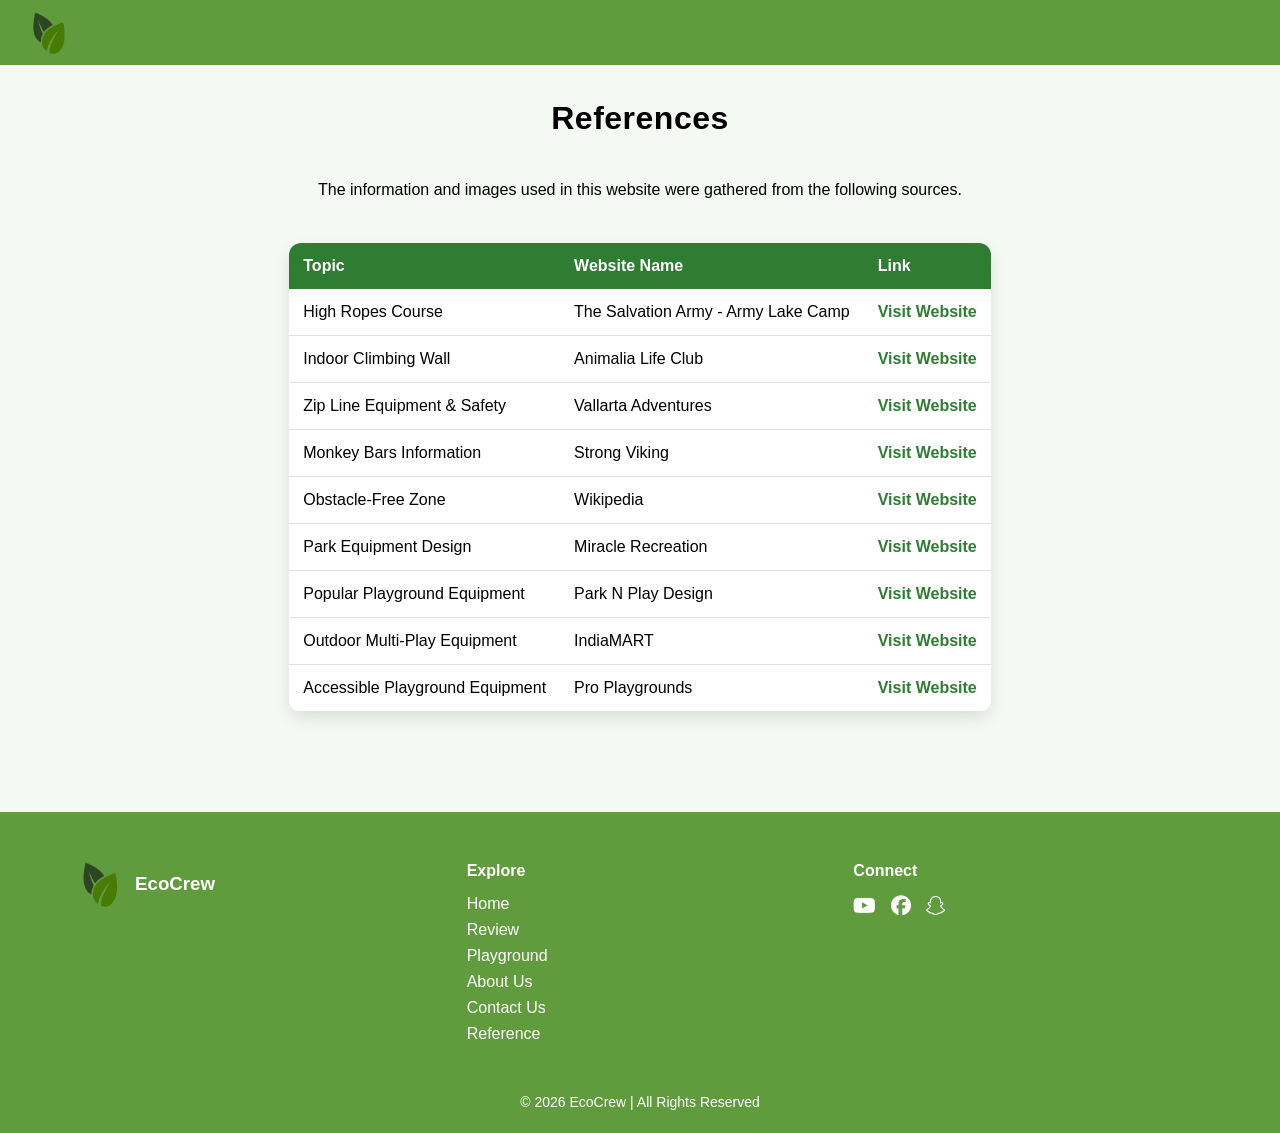
<file: reference.html>
<!DOCTYPE html>
<html lang="en">
<head>
    <meta charset="UTF-8">
    <meta name="viewport" content="width=device-width, initial-scale=1.0">
    <title>EcoCrew | Reference</title>
    <link rel="stylesheet" href="style.css">
    <link rel="icon" type="image/png" href="./Images/favicon.png">
    <link rel="stylesheet" href="https://cdnjs.cloudflare.com/ajax/libs/font-awesome/6.5.0/css/all.min.css">
</head>
<body>
    <header>
        <nav class="navbar">
            <div class="logo">
                <img src="./Images/favicon.png " alt="EcoCrew Logo"> </nav>
                <span class="logo-text">EcoCrew</span>
            </div>
    </header>

    <main class="page-content">
        <h1 class="section-title">References</h1>
        <p class="center-text">The information and images used in this website were gathered from the following sources.</p>

        <table class="reference-table">
            <thead>
                <tr>
                    <th>Topic</th>
                    <th>Website Name</th>
                    <th>Link</th>
                </tr>
            </thead>
            <tbody>
                <tr>
                    <td>High Ropes Course</td>
                    <td>The Salvation Army - Army Lake Camp</td>
                    <td><a href="https://centralusa.salvationarmy.org/armylakecamp/high-ropes-course/" target="_blank">Visit Website</a></td>
                </tr>
                
                <tr>
                    <td>Indoor Climbing Wall</td>
                    <td>Animalia Life Club</td>
                    <td><a href="https://animalia-life.club/qa/pictures/indoor-climbing-wall-for-kids" target="_blank">Visit Website</a></td>
                </tr>
                
                <tr>
                    <td>Zip Line Equipment & Safety</td>
                    <td>Vallarta Adventures</td>
                    <td><a href="https://www.vallarta-adventures.com/en/blog/zip-line-equipment-and-safety-for-beginners" target="_blank">Visit Website</a></td>
                </tr>
                
                <tr>
                    <td>Monkey Bars Information</td>
                    <td>Strong Viking</td>
                    <td><a href="https://strongviking.com/en/monkey-bars/" target="_blank">Visit Website</a></td>
                </tr>
                
                <tr>
                    <td>Obstacle-Free Zone</td>
                    <td>Wikipedia</td>
                    <td><a href="https://en.wikipedia.org/wiki/Obstacle-free_zone" target="_blank">Visit Website</a></td>
                </tr>
                
                <tr>
                    <td>Park Equipment Design</td>
                    <td>Miracle Recreation</td>
                    <td><a href="https://www.miracle-recreation.com/markets/parks/" target="_blank">Visit Website</a></td>
                </tr>
                
                <tr>
                    <td>Popular Playground Equipment</td>
                    <td>Park N Play Design</td>
                    <td><a href="https://www.parknplaydesign.com/post/most-popular-playground-equipment-for-kids" target="_blank">Visit Website</a></td>
                </tr>
                
                <tr>
                    <td>Outdoor Multi-Play Equipment</td>
                    <td>IndiaMART</td>
                    <td><a href="https://www.indiamart.com/proddetail/kids-outdoor-multi-play-equipment-2858843981891.html" target="_blank">Visit Website</a></td>
                </tr>
                
                <tr>
                    <td>Accessible Playground Equipment</td>
                    <td>Pro Playgrounds</td>
                    <td><a href="https://proplaygrounds.com/location/accessible-playground-equipment-design-and-installation-overland-park-ks/" target="_blank">Visit Website</a></td>
                </tr>
            </tbody>
        </table>
    </main>

    <footer class="footer">
        <div class="footer-container">

            <div class="footer-column footer-left">
                <div class="footer-logo">
                    <img src="./Images/favicon.png" alt="">
                    <h3>EcoCrew</h3>
                </div>
            </div>

            <div class="footer-column footer-center">
                <h4>Explore</h4>
                <a href="index.html">Home</a>
                <a href="review.html">Review</a>
                <a href="playground.html">Playground</a>
                <a href="about.html">About Us</a>
                <a href="contact.html">Contact Us</a>
                <a href="reference.html">Reference</a>
            </div>

            <div class="footer-column footer-right">
                <h4>Connect</h4>
                <div class="social-icons">
                    <a href="https://www.youtube.com/"><i class="fab fa-youtube"></i></a>
                    <a href="https://www.facebook.com/"><i class="fab fa-facebook"></i></a>
                    <a href="https://www.snapchat.com/"><i class="fab fa-snapchat"></i></a>
                </div>
            </div>
        </div>
        <p class="footer-bottom">© 2026 EcoCrew | All Rights Reserved</p>
    </footer>
</body>
</html>
</file>
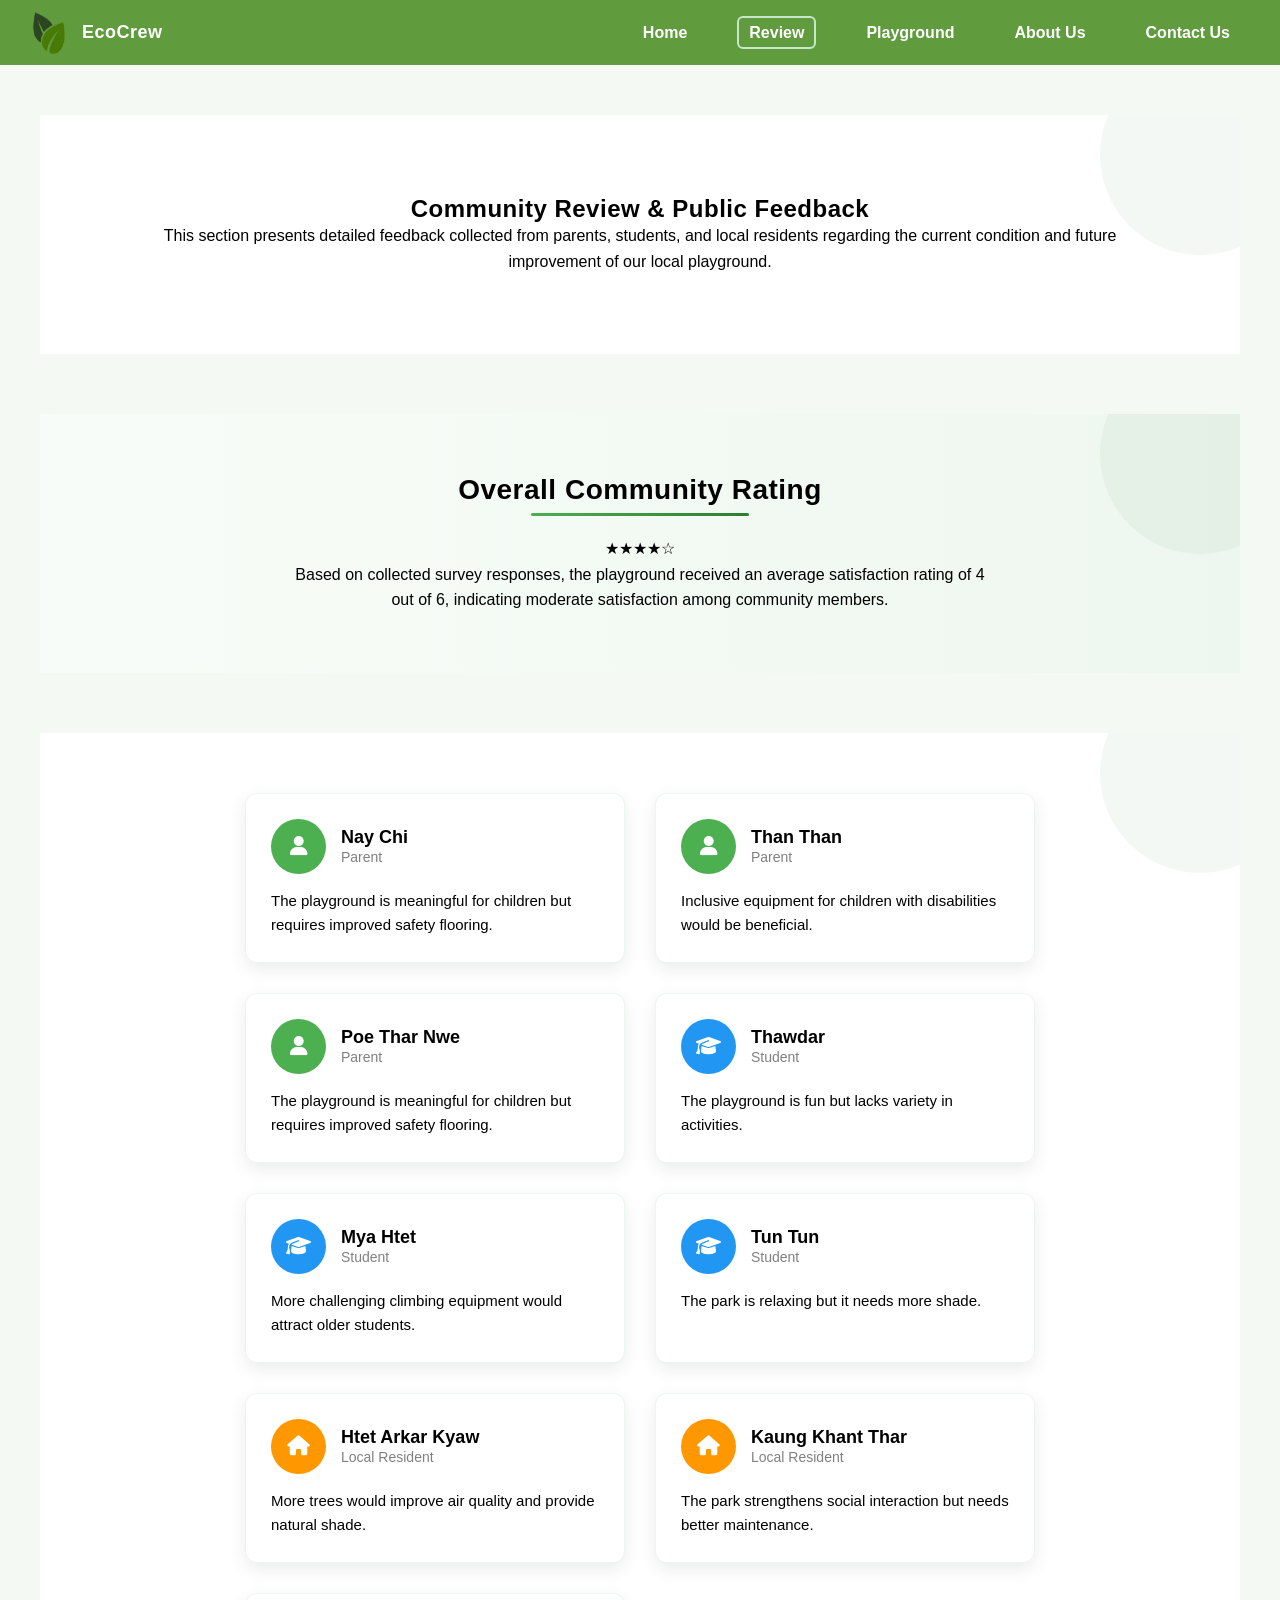
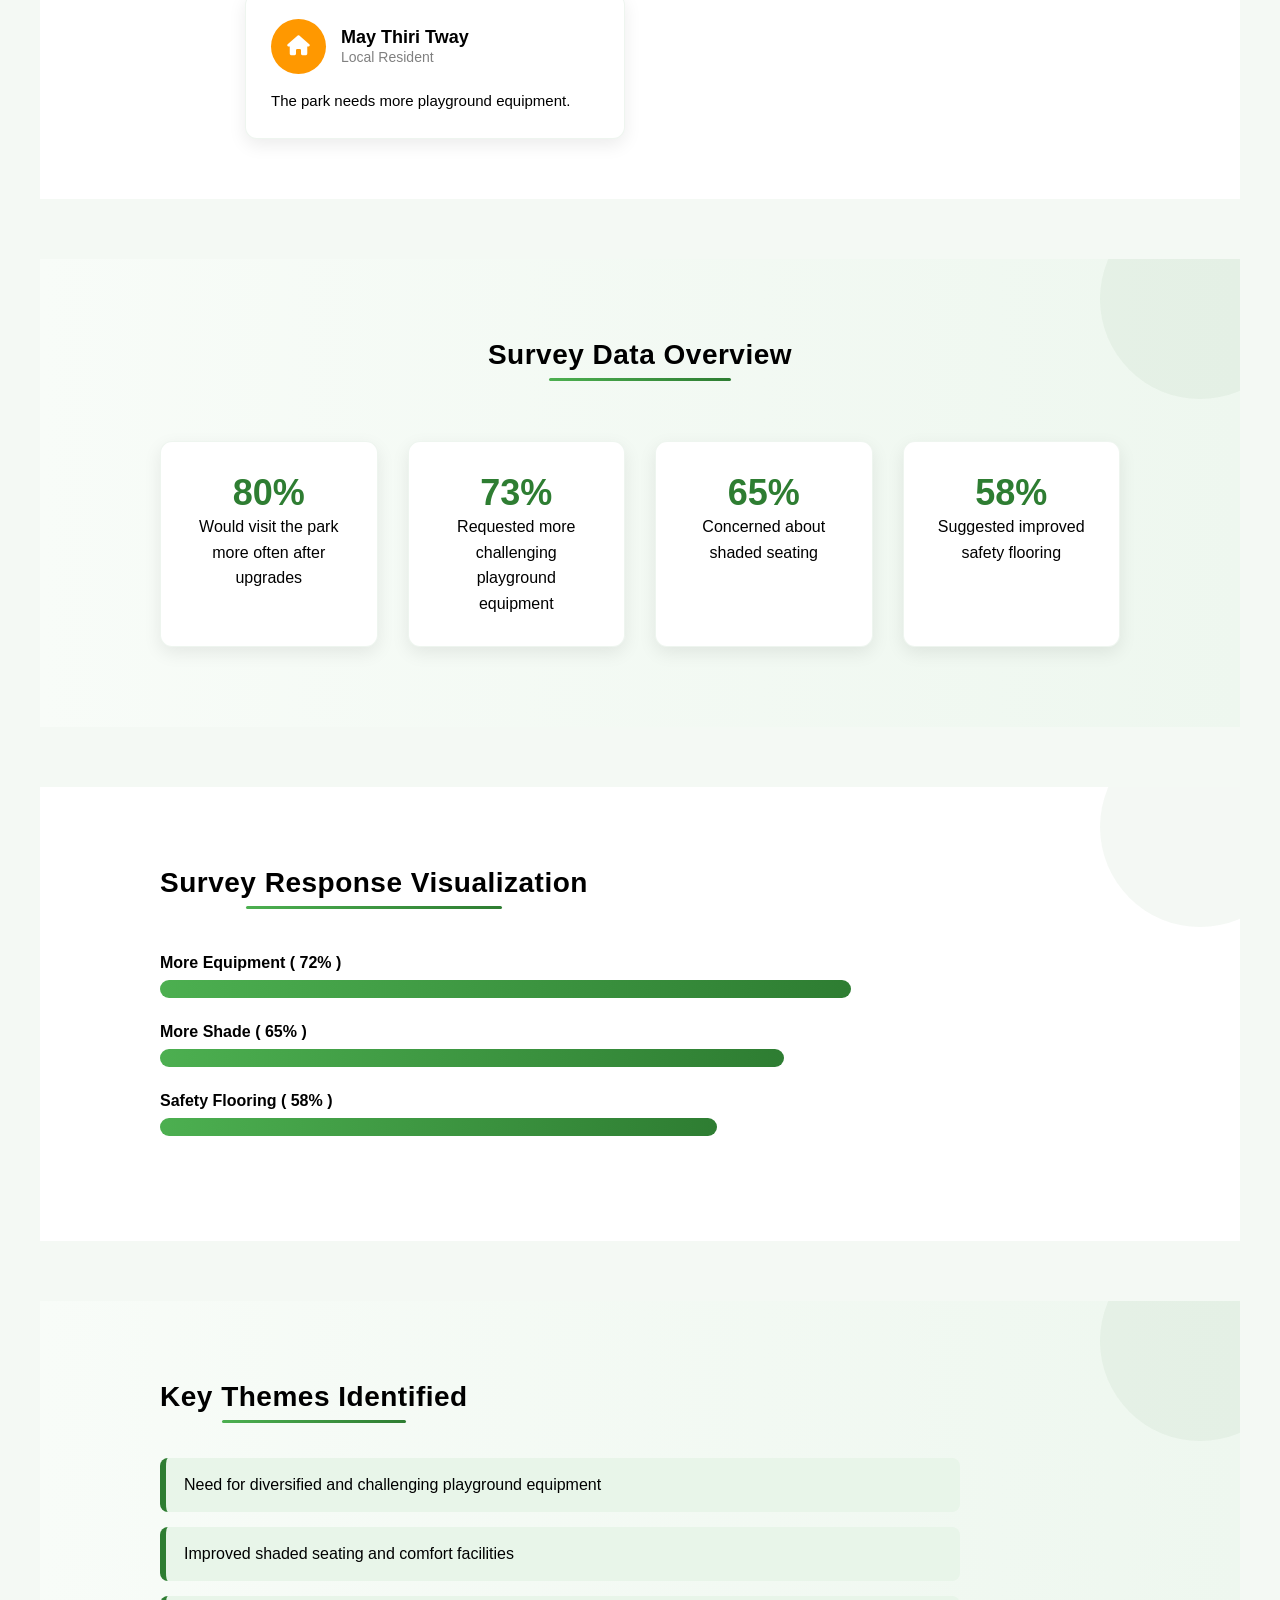
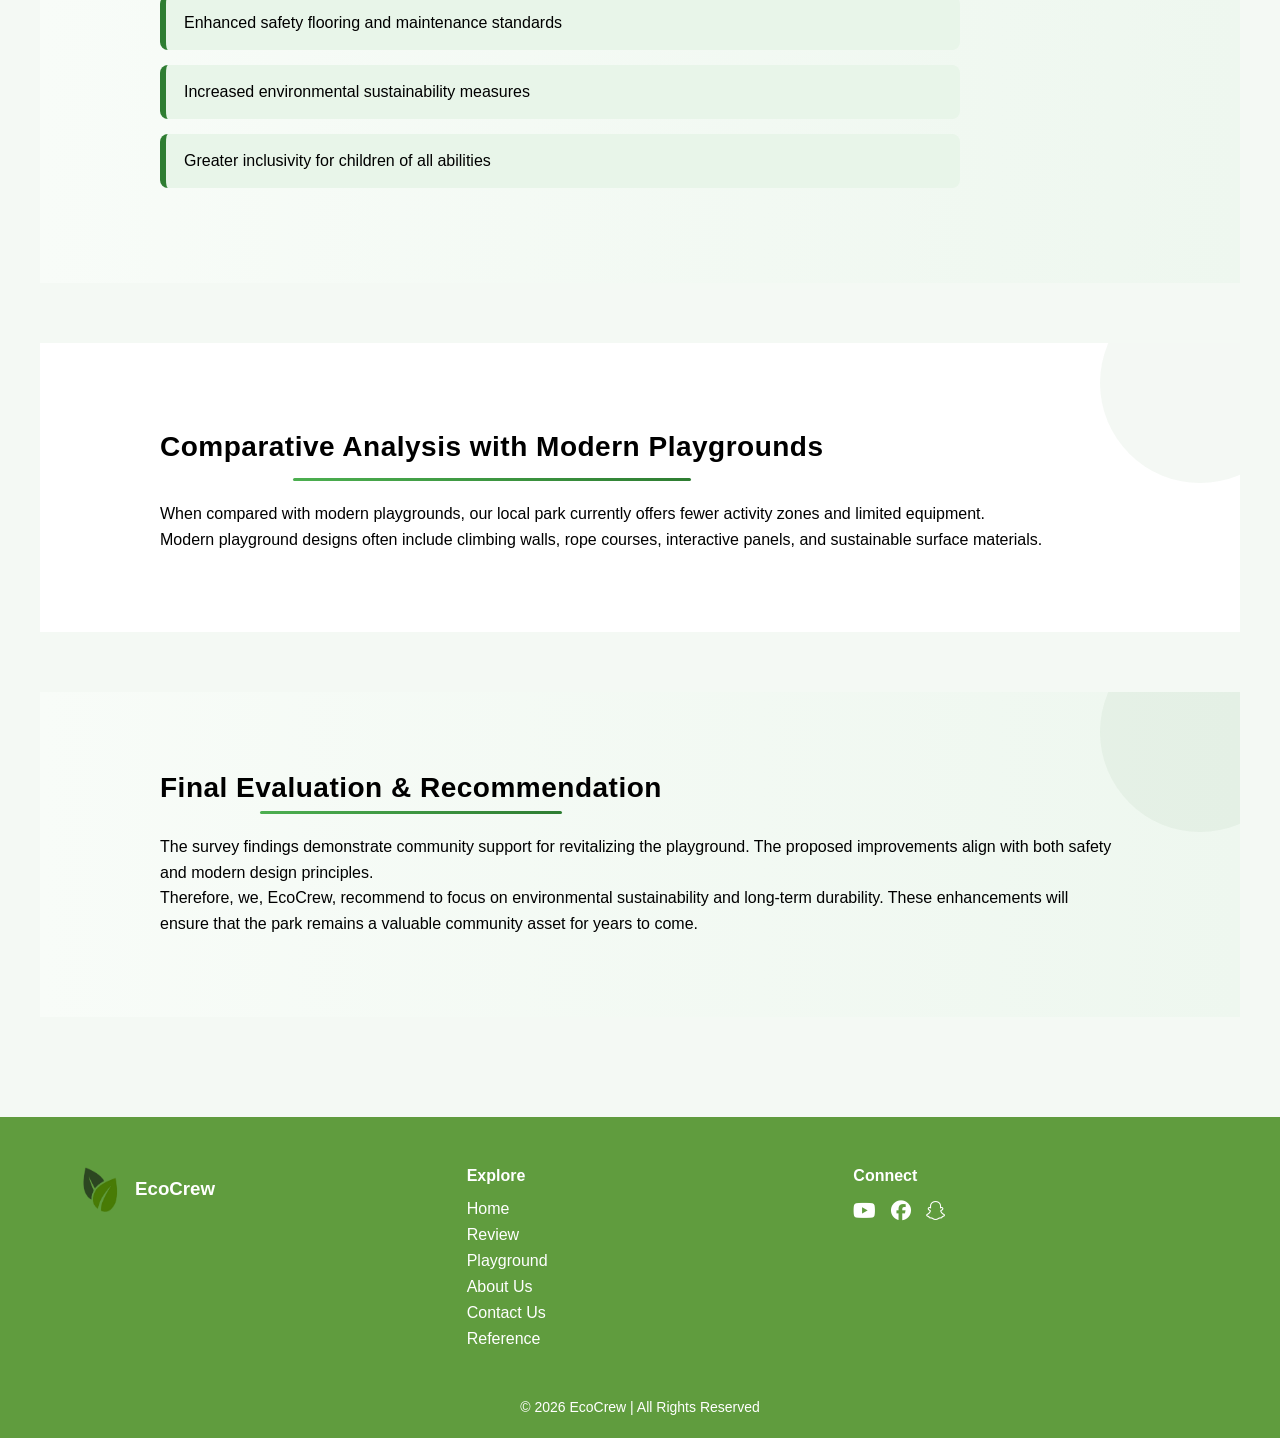
<file: review.html>
<!DOCTYPE html>
<html lang="en">
<head>
    <meta charset="UTF-8">
    <meta name="viewport" content="width=device-width, initial-scale=1.0">
    <title>EcoCrew | Community Review</title>
    <link rel="stylesheet" href="style.css">
    <link rel="icon" type="image/png" href="./Images/favicon.png">
    <link rel="stylesheet" href="https://cdnjs.cloudflare.com/ajax/libs/font-awesome/6.5.0/css/all.min.css">
</head>
<body>
    <header>
        <nav class="navbar">
            <div class="logo">
                <img src="./Images/favicon.png" alt="EcoCrew Logo">
                <span class="logo-text">EcoCrew</span>
            </div>

            <input type="checkbox" id="menu-toggle">
            <label for="menu-toggle" class="menu-icon">
                <i class="fas fa-bars"></i>
            </label>

            <ul class="nav-links" id="nav-links">
                <li><a href="./index.html">Home</a></li>
                <li><a href="./review.html" class="active">Review</a></li>
                <li><a href="./playground.html">Playground</a></li>
                <li><a href="./about.html">About Us</a></li>
                <li><a href="./contact.html">Contact Us</a></li>
            </ul>
        </nav>
    </header>

    <main>
        <section class="review-hero">
            <h1>Community Review & Public Feedback</h1>
            <p>This section presents detailed feedback collected from parents, students, and local residents regarding the current condition and future improvement of our local playground.</p>
        </section>

        <section class="review-summary">
            <div class="summary-box">
                <h2>Overall Community Rating</h2>
                <p class="rating">★★★★☆</p>
                <p>Based on collected survey responses, the playground received an average satisfaction rating of 4 out of 6, indicating moderate satisfaction among community members.</p>
            </div>
        </section>

        <section class="review-container">
            <div class="review-card">
                <div class="review-top">
                    <div class="avatar parent">
                        <i class="fas fa-user"></i>
                    </div>
                    <div class="review-info">
                        <h3>Nay Chi</h3>
                        <span>Parent</span>
                    </div>
                </div>
                <p>The playground is meaningful for children but requires improved safety flooring.</p>
            </div>

            <div class="review-card">
                <div class="review-top">
                    <div class="avatar parent">
                        <i class="fas fa-user"></i>
                    </div>
                    <div class="review-info">
                        <h3>Than Than</h3>
                        <span>Parent</span>
                    </div>
                </div>
                <p>Inclusive equipment for children with disabilities would be beneficial.</p>
            </div>

            <div class="review-card">
                <div class="review-top">
                    <div class="avatar parent">
                        <i class="fas fa-user"></i>
                    </div>

                    <div class="review-info">
                        <h3>Poe Thar Nwe</h3>
                        <span>Parent</span>
                    </div>
                </div>
                <p>The playground is meaningful for children but requires improved safety flooring.</p>
            </div>

            <div class="review-card">
                <div class="review-top">
                    <div class="avatar student">
                        <i class="fas fa-graduation-cap"></i>
                    </div>

                    <div class="review-info">
                        <h3>Thawdar</h3>
                        <span>Student</span>
                    </div>
                </div>
                <p>The playground is fun but lacks variety in activities.</p>
            </div>

            <div class="review-card">
                <div class="review-top">
                    <div class="avatar student">
                        <i class="fas fa-graduation-cap"></i>
                    </div>

                    <div class="review-info">
                        <h3>Mya Htet</h3>
                        <span>Student</span>
                    </div>
                </div>
                <p>More challenging climbing equipment would attract older students.</p>
            </div>

            <div class="review-card">
                <div class="review-top">
                    <div class="avatar student">
                        <i class="fas fa-graduation-cap"></i>
                    </div>

                    <div class="review-info">
                        <h3>Tun Tun</h3>
                        <span>Student</span>
                    </div>
                </div>
                <p>The park is relaxing but it needs more shade.</p>
            </div>

            <div class="review-card">
                <div class="review-top">
                    <div class="avatar resident">
                        <i class="fas fa-house"></i>
                    </div>

                    <div class="review-info">
                        <h3>Htet Arkar Kyaw</h3>
                        <span>Local Resident</span>
                    </div>
                </div>
                <p>More trees would improve air quality and provide natural shade.</p>
            </div>

            <div class="review-card">
                <div class="review-top">
                    <div class="avatar resident">
                        <i class="fas fa-house"></i>
                    </div>
                    <div class="review-info">
                        <h3>Kaung Khant Thar</h3>
                        <span>Local Resident</span>
                    </div>
                </div>
                <p>The park strengthens social interaction but needs better maintenance.</p>
            </div>

            <div class="review-card">
                <div class="review-top">
                    <div class="avatar resident">
                        <i class="fas fa-house"></i>
                    </div>
                    <div class="review-info">
                        <h3>May Thiri Tway</h3>
                        <span>Local Resident</span>
                    </div>
                </div>
                <p>The park needs more playground equipment.</p>
            </div>
        </section>

        <section class="statistics-section">
            <h2>Survey Data Overview</h2>

            <div class="stats-grid">
                <div class="stat-box">
                    <h3>80%</h3>
                    <p>Would visit the park more often after upgrades</p>
                </div>

                <div class="stat-box">
                    <h3>73%</h3>
                    <p>Requested more challenging playground equipment</p>
                </div>

                <div class="stat-box">
                    <h3>65%</h3>
                    <p>Concerned about shaded seating</p>
                </div>

                <div class="stat-box">
                    <h3>58%</h3>
                    <p>Suggested improved safety flooring</p>
                </div>
            </div>
        </section>

        <section class="graph-section">
            <h2>Survey Response Visualization</h2>

            <div class="bar">
                <span>More Equipment ( 72% )</span>
                <div class="bar-fill" style="width: 72%;"></div>
            </div>

            <div class="bar">
                <span>More Shade ( 65% )</span>
                <div class="bar-fill" style="width: 65%;"></div>
            </div>

            <div class="bar">
                <span>Safety Flooring ( 58% )</span>
                <div class="bar-fill" style="width: 58%;"></div>
            </div>
        </section>

        <section class="themes-section">
            <h2>Key Themes Identified</h2>

            <ul class="theme-list">
                <li>Need for diversified and challenging playground equipment</li>
                <li>Improved shaded seating and comfort facilities</li>
                <li>Enhanced safety flooring and maintenance standards</li>
                <li>Increased environmental sustainability measures</li>
                <li>Greater inclusivity for children of all abilities</li>
            </ul>
        </section>

        <section class="comparison-section">
            <h2>Comparative Analysis with Modern Playgrounds</h2>

            <p>When compared with modern playgrounds, our local park currently offers fewer activity zones and limited equipment.</p>

            <p>Modern playground designs often include climbing walls, rope courses, interactive panels, and sustainable surface materials.</p>
        </section>

        <section class="final-evaluation">
            <h2>Final Evaluation & Recommendation</h2>
            <p>The survey findings demonstrate community support for revitalizing the playground. The proposed improvements align with both safety and modern design principles.</p>

            <p>Therefore, we, EcoCrew, recommend to focus on environmental sustainability and long-term durability. These enhancements will ensure that the park remains a valuable community asset for years to come.</p>
        </section>
    </main>

    <footer class="footer">
        <div class="footer-container">

            <div class="footer-column footer-left">
                <div class="footer-logo">
                    <img src="./Images/favicon.png" alt="">
                    <h3>EcoCrew</h3>
                </div>
            </div>

            <div class="footer-column footer-center">
                <h4>Explore</h4>
                <a href="index.html">Home</a>
                <a href="review.html">Review</a>
                <a href="playground.html">Playground</a>
                <a href="about.html">About Us</a>
                <a href="contact.html">Contact Us</a>
                <a href="reference.html">Reference</a>
            </div>

            <div class="footer-column footer-right">
                <h4>Connect</h4>
                <div class="social-icons">
                    <a href="https://www.youtube.com/"><i class="fab fa-youtube"></i></a>
                    <a href="https://www.facebook.com/"><i class="fab fa-facebook"></i></a>
                    <a href="https://www.snapchat.com/"><i class="fab fa-snapchat"></i></a>
                </div>
            </div>
        </div>
        <p class="footer-bottom">© 2026 EcoCrew | All Rights Reserved</p>
    </footer>
</body>
</html>
</file>
<file: style.css>
* {
    transition: 0.3s ease;
    box-sizing: border-box;
    margin: 0;
    padding: 0;
}

main {
    padding: 40px;
}

section {
    margin-bottom: 60px;
}

h2 {
    margin-bottom: 20px;
    font-size: 28px;
    text-align: center;
}

p {
    line-height: 1.6;
}

html, body{
  height: 100%;
  scroll-behavior: smooth;
}

body {
  display: flex;
  flex-direction: column;
  margin: 0;
  font-family: Arial, sans-serif;
  background-color: #f4f9f4;
}

h1, h2 {
  letter-spacing: 0.5px;
}

h2 {
  position: relative;
  display: inline-block;
  padding-bottom: 10px;
}

h2::after {
  content: "";
  position: absolute;
  width: 60%;
  height: 3px;
  background: linear-gradient(to right, #4CAF50, #2e7d32);
  bottom: 0;
  left: 20%;
  border-radius: 10px;
}

main{
  flex: 1;
}

main {
  margin-top: 75px;
}


section {
  position: relative;
}

section:nth-child(even) {
  background: linear-gradient(to right, #f8fcf8, #eef7ef);
}

section:nth-child(odd) {
  background: #ffffff;
}

section::before {
  content: "";
  position: absolute;
  width: 200px;
  height: 200px;
  background: rgba(46,125,50,0.05);
  border-radius: 50%;
  top: -60px;
  right: -60px;
  z-index: 0;
}

section > * {
  position: relative;
  z-index: 1;
}

.navbar {
  position: fixed;
  top: 0;
  left: 0;
  right: 0;

  height: 65px;
  padding: 0 30px;

  display: flex;
  justify-content: space-between;
  align-items: center;

  background-color: #609c3e;
  z-index: 1000;
}

nav a.active {
  color: rgb(255, 255, 255);
  border: 2px solid #c8e6c9;
}

nav a {
  color: white;
  margin: 0 10px;
  text-decoration: none;
  font-weight: bold;
  transition: color 0.3s ease;
}

.logo {
  display: flex;
  align-items: center;
  gap: 10px;
}

.logo img {
  height: 42px;
  width: 42px;

}

.logo-text{
  font-size: 18px;
  font-weight: bold;
  color: white;
  letter-spacing: 0.5px;
}
.menu-icon {
  display: none;
  font-size: 26px;
  color: white;
  cursor: pointer;
}

.nav-links {
  color: white;
  list-style: none;
  display: flex;
  gap: 20px;
  padding: 0;
  margin: 0;
}

.nav-links a {
  padding: 6px 10px;
  border-radius: 6px;
}

.nav-links a:hover {
  background-color: rgba(255, 255, 255, 0.2);
}

.menu-toggle {
  display: none;
  font-size: 26px;
  color: white;
  cursor: pointer;
}

#menu-toggle {
  display: none;
}

.menu-icon {
  font-size: 26px;
  color: white;
  cursor: pointer;
}


.intro {
  display: flex;
  gap: 40px;
  padding: 60px 80px;
  align-items: center;
  background-color: white;
}


.intro-text {
  flex: 1;
  line-height: 1.6;
}

.intro-text h2 {
  color: #2e7d32;
  margin-bottom: 15px;
  font-size: 28px;
}

.intro-text p {
  margin-bottom: 15px;
}


.intro-image img {
  width: 100%;
  max-width: 480px;
  height: auto;
  border-radius: 16px;
  box-shadow: 0 8px 20px rgba(0, 0, 0, 0.15);
}

.intro-text ul {
  padding-left: 20px;
  margin-bottom: 20px;
}

.intro-text li {
  margin-bottom: 8px;
}

.section h2 {
  color: #2e7d32;
  text-align: center;
  margin-bottom: 20px;
}

.card-grid {
  display: grid;
  grid-template-columns: repeat(3, 1fr);
  gap: 30px;
  margin-top: 40px;
}

section {
  animation: fadeUp 0.8s ease forwards;
  opacity: 0;
}

@keyframes fadeUp {
  from {
    transform: translateY(20px);
    opacity: 0;
  }
  to {
    transform: translateY(0);
    opacity: 1;
  }
}

.card {
  background-color: #e8f5e9;
  padding: 25px;
  border-radius: 16px;
  box-shadow: 0 6px 15px rgba(0,0,0,0.1);
}

.card h3 {
  color: #2e7d32;
  margin-bottom: 10px;
}

.impact-section {
  padding: 60px 80px;
  background-color: #ffffff;
  text-align: center;
}

.impact-section h2 {
  color: #2e7d32;
  margin-bottom: 40px;
}

.impact-grid {
  display: grid;
  grid-template-columns: repeat(3, 1fr);
  gap: 30px;
}

.impact-card {
  background-color: #e8f5e9;
  padding: 30px;
  border-radius: 16px;
  box-shadow: 0 6px 15px rgba(0, 0, 0, 0.1);
}

.footer {
  background-color: #609c3e;
  color: white;
  padding: 50px 80px 20px;
}

.footer-container {
  display: flex;
  justify-content: space-between;
  align-items: flex-start;
  gap: 40px;
  flex-wrap: wrap;
}

.footer-left {
  flex: 1;
  min-width: 220px;
}

.footer-logo {
  display: flex;
  align-items: center;
  gap: 10px;
  margin-bottom: 15px;
}

.footer-logo img {
  width: 45px;
  height: 45px;
}

.footer-column {
  flex: 1;
  min-width: 200px;
}

.footer-column h4 {
  margin-bottom: 15px;
}

.footer-column a {
  display: block;
  color: white;
  text-decoration: none;
  margin-bottom: 8px;
  transition: opacity 0.3s;
}

.footer-column a:hover {
  opacity: 0.7;
}

.social-icons {
  display: flex;
  gap: 15px;
  font-size: 20px;
}

.social-icons a {
  color: white;
  transition: transform 0.3s;
}

.social-icons a:hover {
  transform: scale(1.2);
}

.footer-bottom {
  text-align: center;
  margin-top: 40px;
  font-size: 14px;
}


.hero-section {
  display: flex;
  align-items: center;
  justify-content: space-between;

  padding: 80px;
  gap: 40px;

  background-color: #f4f9f4;
}

.hero-text {
  flex: 1;
}

.hero-text h1 {
  font-size: 36px;
  color: #2e7d32;
  margin-bottom: 20px;
}

.hero-text p {
  font-size: 17px;
  line-height: 1.6;
  margin-bottom: 25px;
}

.hero-button {
  display: inline-block;
  background-color: #2e7d32;
  color: white;
  padding: 12px 26px;
  border-radius: 8px;
  text-decoration: none;
  font-weight: bold;
}

.hero-button:hover {
  background-color: #256428;
}

.hero-image {
  flex: 1;
  max-width: 500px;
}

.hero-image img {
  width: 100%;
  height: auto;
  border-radius: 18px;
  box-shadow: 0 10px 25px rgba(0, 0, 0, 0.15);
}

.flip-card {
  perspective: 1000px;
}

.page-header {
  padding: 80px 20px 60px;
  text-align: center;
  color: rgb(0, 109, 22);
  margin-top: 0px;
}

.page-header p {
  opacity: 0.9;
  margin-top: 10px;
}

.hero-section {
  display: flex;
  align-items: center;
  justify-content: space-between;
  padding: 100px 10%;
  gap: 50px;
  background: linear-gradient(to right, #e8f5e9, #f4f9f4);
  border-bottom: 2px solid #dcedc8;
}

.center-text {
  text-align: center;
  max-width: 800px;
  margin: auto;
  line-height: 1.6;
}

.team-grid {
  display: grid;
  grid-template-columns: repeat(4, 1fr);
  gap: 30px;
  margin-top: 40px;
}

.team-card {
  background-color: white;
  border-radius: 16px;
  padding: 20px;
  text-align: center;
  box-shadow: 0 6px 15px rgba(0,0,0,0.1);
  transition: transform 0.3s ease;
}

.team-card:hover {
  transform: translateY(-8px);
}

.team-card img {
  width: 120px;
  height: 120px;
  object-fit: cover;
  border-radius: 50%;
  margin-bottom: 15px;
}

.team-card h3 {
  color: #2e7d32;
  margin-bottom: 5px;
}

.team-card p {
  font-size: 14px;
  opacity: 0.85;
}

.contact-form {
  max-width: 500px;
  margin: auto;
  background: white;
  padding: 30px;
  border-radius: 16px;
  box-shadow: 0 6px 15px rgba(0,0,0,0.1);
}

.contact-form label {
  display: block;
  margin: 15px 0 5px;
  font-weight: bold;
}

.contact-form input,
.contact-form textarea {
  width: 100%;
  padding: 10px;
  border-radius: 8px;
  border: 1px solid #ccc;
}

.contact-form button {
  margin-top: 20px;
  width: 100%;
  padding: 12px;
  background-color: #2e7d32;
  color: white;
  border: none;
  border-radius: 8px;
  font-weight: bold;
  cursor: pointer;
}

.contact-form button:hover {
  background-color: #256428;
}

.page-content {
  padding: 100px 80px;
  max-width: 900px;
  margin: auto;
}

.reference-list {
  margin-top: 30px;
  line-height: 1.8;
}

.reference-list li {
  margin-bottom: 15px;
}

.reference-list a {
  margin-left: 10px;
  color: #2e7d32;
  font-weight: bold;
  text-decoration: none;
}

.see-more-btn {
  display: inline-block;
  margin-top: 10px;
  padding: 8px 16px;
  background-color: #609c3e;
  color: white;
  border-radius: 6px;
  text-decoration: none;
  font-weight: bold;
  transition: background-color 0.3s ease;
}

.see-more-btn:hover {
  background-color: #4e7f33;
}

.equipment-grid {
  display: grid;
  grid-template-columns: repeat(3, 1fr);
  gap: 40px;
}

.equipment-item {
  display: grid;
  flex-direction: column;
  gap: 50px;
  grid-template-columns: 380px 1.2fr;
  align-items: center;
}

.equipment-grid-Equip {
  display: flex;
  flex-direction: column;
  gap: 80px;
  max-width: 1100px;
  margin: 0 auto;
}

.equipment-info{
  background-color: white;
  padding: 30px;
  border-radius: 15px;
  box-shadow: 0 6px 15px rgba(0, 0, 0, 0.08);
  text-align: left;
}

.equipment-info ul {
  margin-left: 18px;
}

.equipment-info li {
  margin-bottom: 6px;
}

.equipment-section h2 {
  text-align: center;
  font-size: 28px;
  margin-bottom: 60px;
  color: #2e7d32;
}

.equipment-info h3 {
  font-size: 22px;
  margin-bottom: 12px;
}

.equipment-info h4 {
  margin-top: 20px;
  color: #388e3c;
}

.equipment-section {
  padding: 60px 80px;
  width: 100%;
  box-sizing: border-box;
}


.equipment-section h2 {
  text-align: center;
  color: #2e7d32;
  margin-bottom: 40px;
}

.equipment-card {
  background-color: #c8e6c9;
  border-radius: 16px;
  padding: 20px;
  box-shadow: 0 6px 15px rgba(0, 0, 0, 0.1);
}

.equipment-card img {
  width: 100%;
  height: 200px;
  object-fit: cover;
  border-radius: 12px;
  margin-bottom: 15px;
}

.equipment-card h3 {
  text-align: center;
  margin-bottom: 10px;
}

.gallery-section {
  padding: 60px 80px;
  background-color: #f4f9f4;
  text-align: center;
}

.gallery-section h2 {
  color: #2e7d32;
  margin-bottom: 40px;
}

.gallery-grid {
  display: grid;
  grid-template-columns: repeat(4, 1fr);
  gap: 25px;
}

.gallery-item {
  overflow: hidden;
  border-radius: 16px;
  box-shadow: 0 8px 20px rgba(0, 0, 0, 0.12);
  transition: transform 0.3s ease, box-shadow 0.3s ease;
}

.gallery-item img {
  width: 100%;
  height: 220px;
  object-fit: cover;
  transition: transform 0.3s ease;
}

.gallery-item:hover {
  transform: translateY(-8px);
  box-shadow: 0 14px 30px rgba(0, 0, 0, 0.18);
}

.gallery-item:hover img {
  transform: scale(1.08);
}

.flip-card {
  perspective: 1000px;
}

.flip-inner {
  position: relative;
  width: 100%;
  height: 360px;
  transform-style: preserve-3d;
  transition: transform 0.6s;
}

.flip-card:hover .flip-inner {
  transform: rotateY(180deg);
}

.flip-front,
.flip-back {
  position: absolute;
  width: 100%;
  height: 100%;
  backface-visibility: hidden;
  border-radius: 16px;
  padding: 15px;
  text-align: center;
}

.flip-back {
  transform: rotateY(180deg);
}

.flip-inner {
  position: relative;
  width: 100%;
  height: 360px;
  transform-style: preserve-3d;
  transition: transform 0.8s ease;
}

.flip-front {
  background-color: #56a358;
  box-sizing: border-box;
}

.flip-back {
  background-color: #66bb6a;
  box-sizing: border-box;
  transform: rotateY(180deg);
  color: white;
}

.reference-table {
  width: 100%;
  border-collapse: collapse;
  margin-top: 40px;
  background-color: white;
  border-radius: 12px;
  overflow: hidden;
  box-shadow: 0 6px 15px rgba(0,0,0,0.1);
}

.reference-table th {
  background-color: #2e7d32;
  color: white;
  padding: 14px;
  text-align: left;
}

.reference-table td {
  padding: 14px;
  border-bottom: 1px solid #e0e0e0;
}

.reference-table tr:hover {
  background-color: #f1f8f1;
}

.reference-table a {
  color: #2e7d32;
  font-weight: bold;
  text-decoration: none;
}

.info-hero {
    text-align: center;
    padding: 80px 20px;
    background: linear-gradient(to right, #e8f5e9, #f1f8f4);
}

.info-hero h1 {
    font-size: 34px;
    margin-bottom: 15px;
}

.info-hero p {
    max-width: 800px;
    margin: auto;
    color: #555;
}

.info-section {
    padding: 70px 15%;
    background-color: white;
}

.info-section.light {
    background-color: #f7fbf9;
}

.info-section h2 {
    margin-bottom: 20px;
    color: #2e7d32;
    font-size: 24px;
}

.info-section p {
    margin-bottom: 15px;
}

.info-grid {
    display: grid;
    grid-template-columns: 1fr 1fr;
    gap: 40px;
    align-items: start;
}

.info-grid img {
    width: 100%;
    height: 250px;
    object-fit: cover;
    border-radius: 10px;
    margin-bottom: 15px;
}

.info-grid div {
    display: flex;
    flex-direction: column;
}


.reference-table a:hover {
  text-decoration: underline;
}

.survey-list {
    list-style: none;
    padding: 0;
    margin-top: 20px;
}

.survey-list li {
    background: #48a24c;
    margin: 8px 0;
    padding: 15px;
    border-radius: 10px;
    transition: 0.3s ease;
    font-weight: 500;
}

.survey-list li:hover {
    background: #5cc361;
    transform: scale(1.03);
}

header {
    position: relative;
    overflow: hidden;
}

.review-section {
    padding: 60px 20px;
    background-color: #f8fbff;
}

.section-title {
    text-align: center;
    font-size: 32px;
    margin-bottom: 40px;
    font-weight: 600;
}

.review-container {
    display: grid;
    grid-template-columns: repeat(auto-fit, minmax(300px, 380px));
    justify-content: center;
    gap: 30px;
    background-color: #f9fcf9;
}

.review-card {
    background: white;
    padding: 25px;
    border-radius: 14px;
    box-shadow: 0 6px 18px rgba(0,0,0,0.08);
    transition: all 0.35s ease;
    border-top: 5px solid #4CAF50;
}

.review-card:hover {
    transform: translateY(-10px);
    box-shadow: 0 16px 35px rgba(0,0,0,0.15);
    border-top: 5px solid #2e7d32;
}

.review-header h3 {
    margin: 0;
    font-size: 18px;
    color: #2e7d32;
}

.review-header span {
    font-size: 14px;
    color: gray;
}

.review-card p {
    margin-top: 15px;
    line-height: 1.6;
    font-size: 15px;
}

.review-hero {
    text-align: center;
    padding: 80px 10%;
    background: #eef5f0;
}

.review-summary {
    display: flex;
    justify-content: center;
    padding: 60px 10%;
}

.summary-box {
    max-width: 700px;
    text-align: center;
}

.review-container {
    display: grid;
    grid-template-columns: repeat(auto-fit, minmax(300px, 380px));
    justify-content: center;
    gap: 30px;
    padding: 60px 10%;
}

.review-card {
    background: white;
    padding: 25px;
    border-radius: 12px;
    box-shadow: 0 6px 18px rgba(0,0,0,0.08);
}

.statistics-section {
    padding: 80px 10%;
    text-align: center;
    background: #f7f9fb;
    background: linear-gradient(to right, #f0f7f2, #e3f2e8);
}

.stats-grid {
    display: grid;
    grid-template-columns: repeat(auto-fit, minmax(200px, 1fr));
    gap: 30px;
    margin-top: 40px;
}

.stat-box {
    background: white;
    padding: 30px;
    border-radius: 12px;
    box-shadow: 0 6px 18px rgba(0,0,0,0.08);
    transition: 0.3s ease;
}

.stat-box:hover {
    transform: scale(1.05);
    background: #f1f8f4;
}

.stat-box h3 {
    font-size: 36px;
    color: #2e7d32;
}

.final-evaluation {
    padding: 80px 10%;
}

.graph-section {
    padding: 80px 10%;
}

.bar {
    margin: 25px 0;
}

.bar span {
    font-weight: 600;
}

.bar-fill {
    height: 18px;
    background: linear-gradient(to right, #4CAF50, #2e7d32);
    border-radius: 20px;
    margin-top: 8px;
    transition: 0.8s ease;
}

.bar-fill:hover {
    filter: brightness(1.2);
}

.review-top {
    display: flex;
    align-items: center;
    gap: 15px;
    margin-bottom: 15px;
}

.avatar {
    width: 55px;
    height: 55px;
    border-radius: 50%;
    display: flex;
    align-items: center;
    justify-content: center;
    color: white;
    font-size: 20px;
}

.avatar.parent {
    background: #4CAF50;
}

.avatar.student {
    background: #2196F3;
}

.avatar.resident {
    background: #FF9800;
}

.avatar.volunteer {
    background: #9C27B0;
}

.review-info h3 {
    margin: 0;
    font-size: 18px;
}

.review-info span {
    font-size: 14px;
    color: gray;
}

.themes-section {
    padding: 80px 10%;
    background: #ffffff;
}

.theme-list {
    list-style: none;
    padding: 0;
    max-width: 800px;
}

.theme-list li {
    background: #e8f5e9;
    margin: 15px 0;
    padding: 18px;
    border-left: 6px solid #2e7d32;
    border-radius: 8px;
}

.comparison-section {
    padding: 80px 10%;
    background: #effff0;
    line-height: 1.7;
}

.playground-page .hero-section {
    text-align: center;
    background-color: #dff0d8;
    padding: 60px 20px;
    border-bottom: 2px solid #c8e6c9;
}

.playground-page .hero-section h1 {
    color: #2e7d32;
    font-size: 38px;
    margin-bottom: 15px;
}

.playground-page .hero-section p {
    font-size: 18px;
}

.playground-page .equipment-section {
    display: flex;
    flex-wrap: wrap;
    align-items: center;
    padding: 60px 5%;
    gap: 40px;
    transition: background-color 0.5s;
}

.playground-page .equipment-section.odd {
    background-color: #f4f9f4;
    flex-direction: row;
}

.playground-page .equipment-section.even {
    background-color: #e8f5e9;
    flex-direction: row-reverse;
}

.playground-page .equipment-image {
    flex: 1;
    min-width: 300px;
}

.playground-page .equipment-image img {
    width: 100%;
    max-width: 400px;
    border-radius: 18px;
    box-shadow: 0 6px 15px rgba(0,0,0,0.15);
}

.playground-page .equipment-content {
    flex: 2;
    min-width: 300px;
    padding: 20px;
    background: white;
    border-radius: 16px;
    box-shadow: 0 6px 20px rgba(0,0,0,0.1);
}

.playground-page .equipment-content h2 {
    color: #2e7d32;
    margin-bottom: 12px;
}

.playground-page .equipment-content p {
    margin-bottom: 8px;
    line-height: 1.5;
}

.playground-page iframe,
.playground-page video {
    margin-top: 15px;
    border-radius: 12px;
    box-shadow: 0 6px 15px rgba(0,0,0,0.1);
}

.extra-section {
    padding: 50px 20px;
    max-width: 1000px;
    margin: 0 auto;
    border-radius: 10px;
}

.extra-section h2 {
    font-size: 2rem;
    margin-bottom: 20px;
    text-align: center;
}

.extra-section p, .extra-section ul, .extra-section ol {
    font-size: 1.1rem;
    line-height: 1.6;
    margin: 0 auto 15px;
    max-width: 800px;
}

.extra-section.odd {
    background-color: #f0f8ff; 
}

.extra-section.even {
    background-color: #e6ffe6; 
}

.extra-section ul, .extra-section ol {
    padding-left: 20px;
}

.extra-section li {
    margin-bottom: 10px;
}

.extra-sections-container {
    display: flex;
    flex-wrap: wrap;
    justify-content: center;
    gap: 20px;
    max-width: 1200px;
    margin: 0 auto;
}

.extra-section {
    flex: 1 1 45%;
    padding: 30px 20px;
    border-radius: 10px;
    box-sizing: border-box;
}

.extra-section.odd {
    background-color: #f2fff3;
}

.extra-section.even {
    background-color: #e6ffe6; 
}

.extra-section h2 {
    font-size: 1.8rem;
    margin-bottom: 15px;
    text-align: center;
}

.extra-section p, 
.extra-section ul, 
.extra-section ol {
    font-size: 1rem;
    line-height: 1.6;
    margin-bottom: 10px;
}

.extra-section ul, .extra-section ol {
    padding-left: 20px;
}

.extra-section li {
    margin-bottom: 8px;
}

.team-section {
    padding: 70px 10%;
    background-color: #f1f8f4;
    text-align: center;
}

.team-section h2 {
    color: #2e7d32;
    margin-bottom: 40px;
}

.team-container {
    display: grid;
    grid-template-columns: repeat(auto-fit, minmax(220px, 1fr));
    gap: 40px;
    justify-items: center;
}

.flip-card {
    background: transparent;
    width: 220px;
    height: 280px;
    perspective: 1000px;
}

.flip-card-inner {
    position: relative;
    width: 100%;
    height: 100%;
    transition: transform 0.6s ease;
    transform-style: preserve-3d;
}

.flip-card:hover .flip-card-inner {
    transform: rotateY(180deg);
}

.flip-card-front,
.flip-card-back {
    position: absolute;
    width: 100%;
    height: 100%;
    border-radius: 12px;
    backface-visibility: hidden;
    display: flex;
    flex-direction: column;
    justify-content: center;
    align-items: center;
    padding: 20px;
    box-shadow: 0 4px 15px rgba(0, 0, 0, 0.1);
}

.flip-card-front {
    background-color: #4CAF50;
    color: white;
}

.flip-card-front img {
    width: 100px;
    height: 100px;
    border-radius: 50%;
    object-fit: cover;
    margin-bottom: 15px;
}

.flip-card-back {
    background-color: #2E7D32;
    color: white;
    transform: rotateY(180deg);
    font-size: 14px;
    line-height: 1.5;
}

.team-section {
    padding: 60px 40px;
    text-align: center;
}

.team-section h2 {
    font-size: 30px;
    margin-bottom: 40px;
}

.contact-info-section {
    display: flex;
    justify-content: center;
    gap: 30px;
    padding: 60px 10%;
    flex-wrap: wrap;
}

.contact-info-box {
    background: white;
    padding: 30px;
    border-radius: 12px;
    box-shadow: 0 6px 18px rgba(0,0,0,0.08);
    text-align: center;
    min-width: 250px;
}

.contact-form {
    max-width: 500px;
    margin: auto;
    display: flex;
    flex-direction: column;
    gap: 15px;
}

.contact-form input,
.contact-form textarea {
    padding: 12px;
    border-radius: 8px;
    border: 1px solid #ccc;
}

.contact-form button {
    padding: 12px;
    background-color: #2e7d32;
    color: white;
    border: none;
    border-radius: 8px;
    cursor: pointer;
}

.contact-form button:hover {
    background-color: #256628;
}

.about-section {
    padding: 70px 12%;
    text-align: center;
}

.about-section.light {
    background-color: #f1f8f4;
}

.about-section h2 {
    color: #2e7d32;
    margin-bottom: 20px;
    font-size: 28px;
}

.about-section p {
    max-width: 750px;
    margin: auto;
    line-height: 1.7;
    font-size: 16px;
}

.goal-list {
    list-style: none;
    padding: 0;
    max-width: 600px;
    margin: auto;
}

.goal-list li {
    background-color: #e8f5e9;
    margin: 12px 0;
    padding: 12px 18px;
    border-radius: 8px;
}

.welcome {
    text-align: center;
    max-width: 800px;
    margin: auto;
}

.contact-info-section {
    display: flex;
    justify-content: center;
    gap: 30px;
    padding: 60px 10%;
    flex-wrap: wrap;
}

.contact-info-box {
    background: white;
    padding: 30px;
    border-radius: 12px;
    box-shadow: 0 6px 18px rgba(0,0,0,0.08);
    text-align: center;
    min-width: 250px;
}

.contact-form-section {
    padding: 70px 12%;
    text-align: center;
}

.contact-form-section h2 {
    color: #2e7d32;
    margin-bottom: 30px;
}

.contact-form {
    max-width: 500px;
    margin: auto;
    display: flex;
    flex-direction: column;
    gap: 15px;
}

.contact-form input,
.contact-form textarea {
    padding: 12px;
    border-radius: 8px;
    border: 1px solid #ccc;
}

.contact-form button {
    padding: 12px;
    background-color: #2e7d32;
    color: white;
    border: none;
    border-radius: 8px;
    cursor: pointer;
}

.contact-form button:hover {
    background-color: #256628;
}

section {
  overflow: hidden;
}

.equipment-card,
.review-card,
.team-card,
.contact-info-box,
.stat-box {
  backdrop-filter: blur(6px);
  border: 1px solid rgba(46,125,50,0.08);
  transition: all 0.35s ease;
}

.equipment-card:hover,
.review-card:hover,
.team-card:hover,
.contact-info-box:hover,
.stat-box:hover {
  transform: translateY(-12px);
  box-shadow: 0 20px 40px rgba(0,0,0,0.12);
}

@media (max-width: 768px) {

  .hero-section,
  .equipment-section,
  .gallery-section,
  .info-section,
  .review-hero,
  .statistics-section,
  .themes-section,
  .comparison-section,
  .final-evaluation,
  .contact-form-section,
  .about-section {
    padding: 40px 20px !important;
  }

  main {
    padding: 20px;
  }

  h2 {
    font-size: 22px;
  }

  .team-section{
    padding: 40px 20px;
  }

  .flip-card{
    width: 200px;
    height: 260px;
  }

  .footer-container {
    flex-direction: column;
    text-align: center;
    align-items: center;
  }

  .footer-left, .footer-column {
    width: 100%;
  }

  .footer-logo{
    justify-content: center;
  }

  .social-icons{
    justify-content: center;
  }

  .footer-column {
    margin-top: 25px;
  }

  .footer-bottom {
    margin-top: 30px;
  }
}
@media (max-width: 900px) {
  .equipment-grid {
    grid-template-columns: 1fr;
  }

  .equipment-item{
    grid-template-columns: 1fr;
    text-align: center;
  }

  .equipment-item img{
    max-width: 70%;
    margin: auto;
  }

    .info-grid {
        grid-template-columns: 1fr;
    }

    .info-section {
        padding: 50px 8%;
    }

  .social-icons{
    justify-content: center;
  }
  
  .extra-sections-container {
    display: flex;
    flex-wrap: wrap;
    justify-content: center;
    gap: 20px;
    max-width: 1200px;
    margin: 0 auto;
  }
  
  .extra-section {
    flex: 1 1 45%;
    padding: 30px 20px;
    border-radius: 10px;
    box-sizing: border-box;
  }
  
  .extra-section.odd {
    background-color: #f2fff3;
  }
  
  .extra-section.even {
    background-color: #e6ffe6;
  }

.extra-section h2 {
    font-size: 1.8rem;
    margin-bottom: 15px;
    text-align: center;
}

.extra-section p, 
.extra-section ul, 
.extra-section ol {
    font-size: 1rem;
    line-height: 1.6;
    margin-bottom: 10px;
}

.extra-section ul, .extra-section ol {
    padding-left: 20px;
}

.extra-section li {
    margin-bottom: 8px;
}

    .extra-section {
        flex: 1 1 100%; 
    }
  }
@media (max-width: 500px) {
  .team-grid {
    grid-template-columns: 1fr;
  }
}


@media (max-width: 1024px) {
  .menu-icon {
    display: block;
  }

  .nav-links {
    position: absolute;
    text-align: center;
    top: 65px;
    left: 0;
    width: 100%;
    background-color: #609c3e;
    flex-direction: column;
    display: none;
}

  .nav-links li {
    padding: 15px 0;
  }

  #menu-toggle:checked + .menu-icon + .nav-links {
    display: flex;
  }

  .intro {
    flex-direction: column;
    padding: 40px 30px;
  }

  .intro-image img {
    max-width: 100%;
  }

  .intro-text {
    text-align: left;
  }

  .equipment-grid {
    grid-template-columns: 1fr;
  }

  .footer-container{
    grid-template-columns: 1fr;
    text-align: center;
  }

  .impact-grid{
    grid-template-columns: 1fr;
  }

  .hero-section{
    flex-direction: column;
    text-align: center;
  }

  .hero-image{
    max-width: 100%;
  }

  .gallery-grid{
    grid-template-columns: repeat(2,1fr);
  }
}

@media (max-width: 900px) {
  .card-grid{
    grid-template-columns: 1fr;
  }

  .team-grid{
    grid-template-columns: repeat(2, 1fr);
  }
}

@media (max-width: 600px) {
  .gallery-grid {
    grid-template-columns: 1fr;
  }

  .intro{
    flex-direction: column;
    padding: 40px 30px;
  }

  .intro-text{
    text-align: left;
  }

  .reference-table {
    font-size: 14px;
  }
}
</file>
